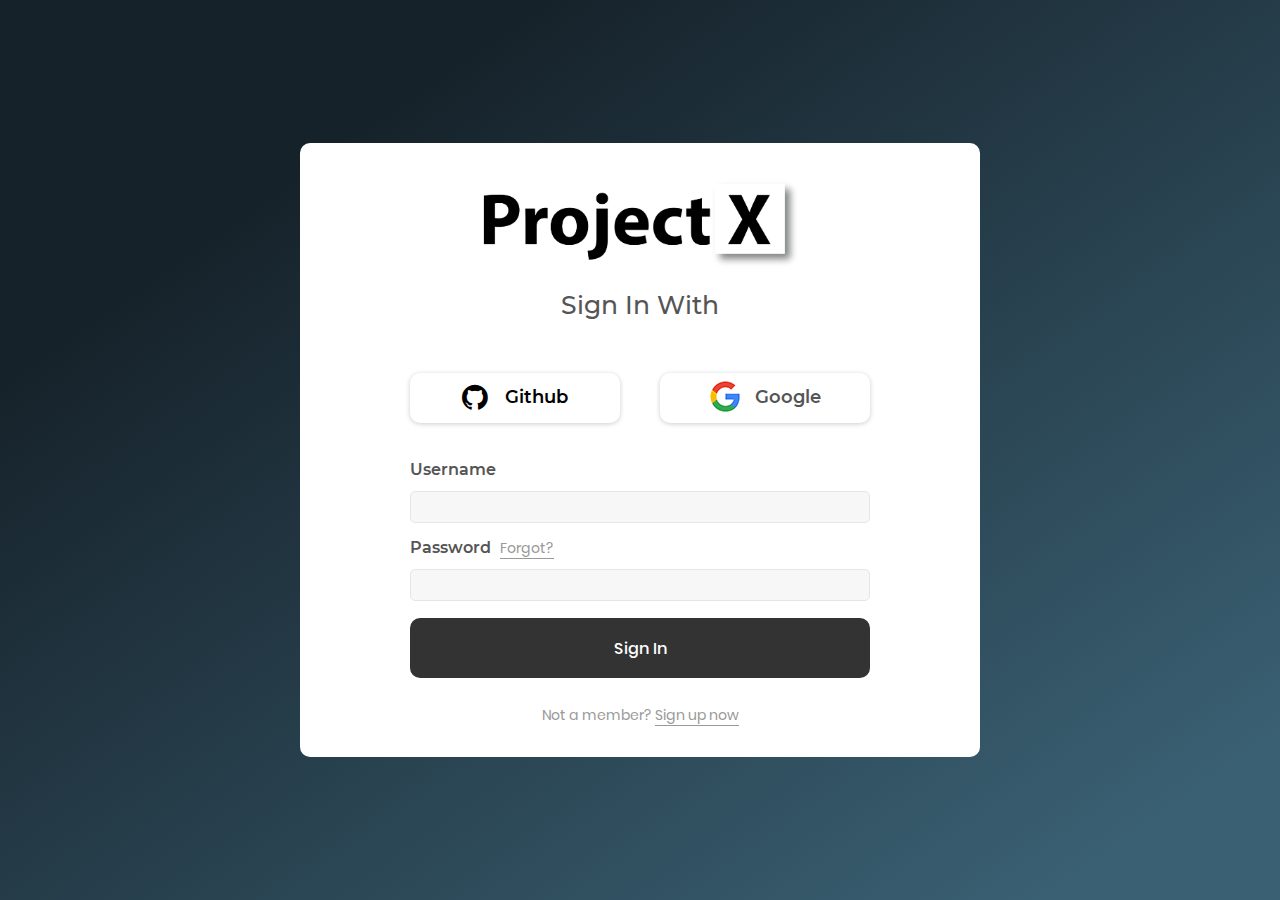
<file: signin.html>
<!DOCTYPE html>
<html lang="en">
<head>
	<title>Sign in | ProjectX</title>
	<meta charset="UTF-8">
	<meta name="viewport" content="width=device-width, initial-scale=1">
	<link rel="icon" type="image/png" href="images/icons/favicon.ico"/>
	<link rel="stylesheet" type="text/css" href="vendor/bootstrap/css/bootstrap.min.css">
	<link rel="stylesheet" type="text/css" href="fonts/font-awesome-4.7.0/css/font-awesome.min.css">
	<link rel="stylesheet" type="text/css" href="fonts/Linearicons-Free-v1.0.0/icon-font.min.css">
	<link rel="stylesheet" type="text/css" href="vendor/animate/animate.css">
	<link rel="stylesheet" type="text/css" href="vendor/css-hamburgers/hamburgers.min.css">
	<link rel="stylesheet" type="text/css" href="vendor/animsition/css/animsition.min.css">
	<link rel="stylesheet" type="text/css" href="vendor/select2/select2.min.css">
	<link rel="stylesheet" type="text/css" href="vendor/daterangepicker/daterangepicker.css">
	<link rel="stylesheet" type="text/css" href="css/util.css">
	<link rel="stylesheet" type="text/css" href="css/styles.css">
	<link rel="stylesheet" type="text/css" href="css/main.css">

</head>
<body>

	<div class="limiter">
		<div class="container-login100">
      <div class="wrap-login100 p-l-110 p-r-110 p-t-25 p-b-30">
        <div class="header-logo">
          <a href="index.html"><img src="images/logo23.png" width="70%" alt=""></a>
        </div>
				<form class="login100-form validate-form flex-sb flex-w">
					<span class="login100-form-title p-b-53">
						Sign In With
					</span>

					<a href="#" class="btn-face m-b-20">
						<i class="fa fa-github"></i>
						Github
					</a>

					<a href="#" class="btn-google m-b-20">
						<img src="images/icons/icon-google.png" alt="GOOGLE">
						Google
					</a>

					<div class="p-t-15 p-b-9">
						<span class="txt1">
							Username
						</span>
					</div>
					<div class="wrap-input100 validate-input" data-validate = "Username is required">
						<input class="input100" type="text" name="username" >
						<span class="focus-input100"></span>
					</div>

					<div class="p-t-13 p-b-9">
						<span class="txt1">
							Password
						</span>

						<a href="#" class="txt2 bo1 m-l-5">
							Forgot?
						</a>
					</div>
					<div class="wrap-input100 validate-input" data-validate = "Password is required">
						<input class="input100" type="password" name="pass" >
						<span class="focus-input100"></span>
					</div>

					<div class="container-login100-form-btn m-t-17">
						<button class="login100-form-btn">
							Sign In
						</button>
					</div>

					<div class="w-full text-center p-t-25">
						<span class="txt2">
							Not a member?
						</span>

						<a href="signup.html" class="txt2 bo1">
							Sign up now
						</a>
					</div>
				</form>
			</div>
		</div>
	</div>


	<div id="dropDownSelect1"></div>

	<script src="vendor/jquery/jquery-3.2.1.min.js"></script>
	<script src="vendor/animsition/js/animsition.min.js"></script>
	<script src="vendor/bootstrap/js/popper.js"></script>
	<script src="vendor/bootstrap/js/bootstrap.min.js"></script>
	<script src="vendor/select2/select2.min.js"></script>
	<script src="vendor/daterangepicker/moment.min.js"></script>
	<script src="vendor/daterangepicker/daterangepicker.js"></script>
	<script src="vendor/countdowntime/countdowntime.js"></script>
	<script src="js/main.js"></script>

</body>
</html>
</file>
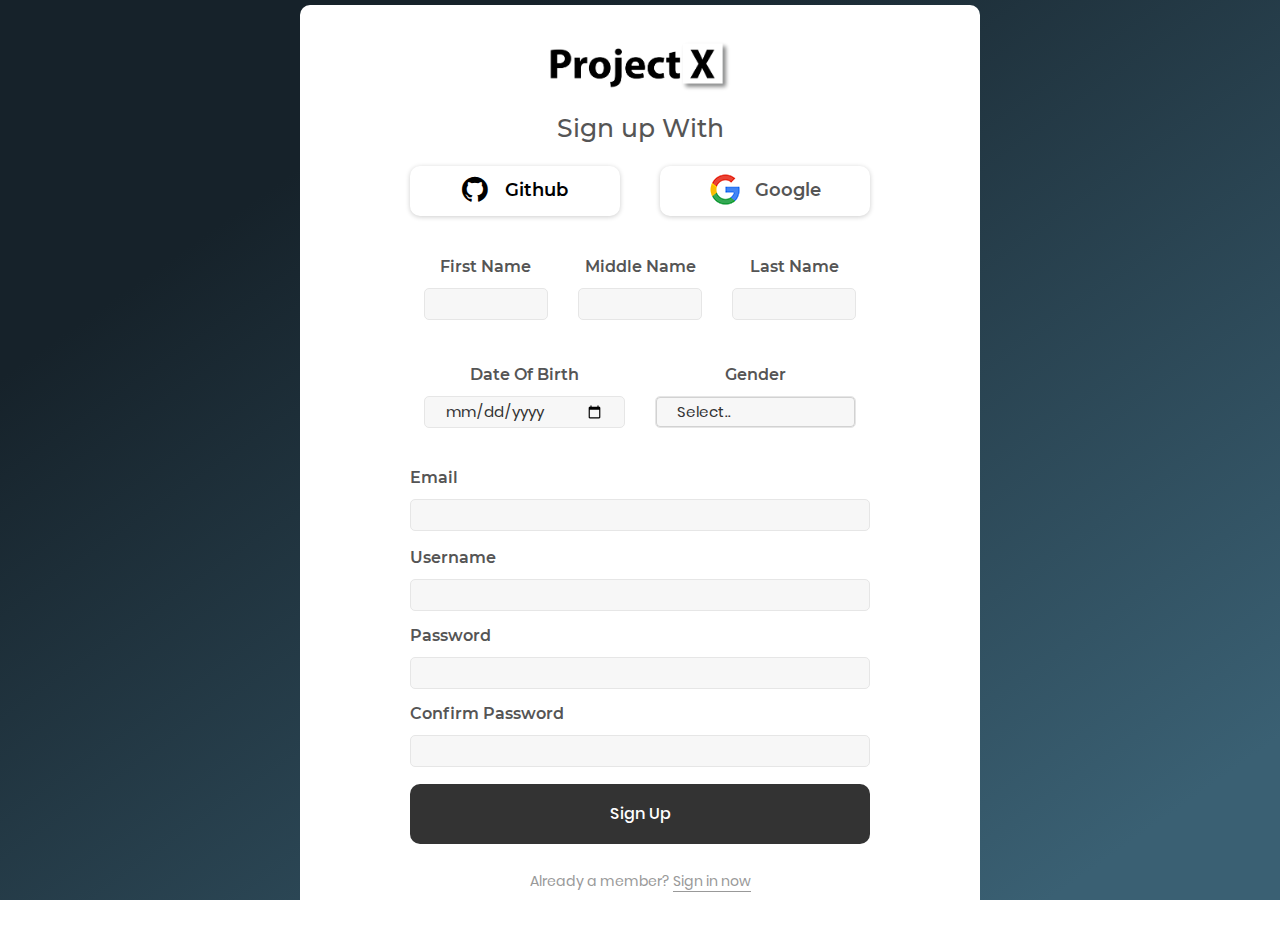
<file: signup.html>
<!DOCTYPE html>
<html lang="en">

<head>
  <title>Sign Up | ProjectX</title>
  <meta charset="UTF-8">
  <meta name="viewport" content="width=device-width, initial-scale=1">
  <link rel="icon" type="image/png" href="images/icons/favicon.ico" />
  <link rel="stylesheet" type="text/css" href="vendor/bootstrap/css/bootstrap.min.css">
  <link rel="stylesheet" type="text/css" href="fonts/font-awesome-4.7.0/css/font-awesome.min.css">
  <link rel="stylesheet" type="text/css" href="fonts/Linearicons-Free-v1.0.0/icon-font.min.css">
  <link rel="stylesheet" type="text/css" href="vendor/animate/animate.css">
  <link rel="stylesheet" type="text/css" href="vendor/css-hamburgers/hamburgers.min.css">
  <link rel="stylesheet" type="text/css" href="vendor/animsition/css/animsition.min.css">
  <link rel="stylesheet" type="text/css" href="vendor/select2/select2.min.css">
  <link rel="stylesheet" type="text/css" href="vendor/daterangepicker/daterangepicker.css">
  <link rel="stylesheet" type="text/css" href="css/util.css">
  <link rel="stylesheet" type="text/css" href="css/styles.css">
  <link rel="stylesheet" type="text/css" href="css/main.css">

</head>

<body>

  <div class="limiter">
    <div class="container-login100">
      <div class="wrap-login100 p-l-110 p-r-110 p-t-25 p-b-30">
        <div class="header-logo">
          <a href="index.html"><img src="images/logo23.png" width="40%" alt=""></a>
        </div>
        <form class="login100-form validate-form flex-sb flex-w">
          <span class="login100-form-title p-b-23">
            Sign up With
          </span>

          <a href="#" class="btn-face m-b-20">
            <i class="fa fa-github"></i>
            Github
          </a>

          <a href="#" class="btn-google m-b-20">
            <img src="images/icons/icon-google.png" alt="GOOGLE">
            Google
          </a>

          <div class="container-fluid">
            <div class="row">
              <div class="col-sm">
                <div class="p-t-15 p-b-9">
                  <span class="txt1">
                    First Name
                  </span>
                </div>
                <div class="wrap-input100 validate-input" data-validate="First Name is required">
                  <input class="input100" type="text" name="first_name">
                  <span class="focus-input100"></span>
                </div>
              </div>

              <div class="col-sm">
                <div class="p-t-15 p-b-9">
                  <span class="txt1">
                    Middle Name
                  </span>
                </div>
                <div class="wrap-input100">
                  <input class="input100" type="text" name="middle_name">
                  <span class="focus-input100"></span>
                </div>
              </div>

              <div class="col-sm">
                <div class="p-t-15 p-b-9">
                  <span class="txt1">
                    Last Name
                  </span>
                </div>
                <div class="wrap-input100 validate-input" data-validate="Last Name is required">
                  <input class="input100" type="text" name="last_name">
                  <span class="focus-input100"></span>
                </div>
              </div>
            </div>
          </div>

          <div class="container-fluid">
            <div class="row">
              <div class="col-sm">
                <div class="p-t-15 p-b-9">
                  <span class="txt1">
                    Date Of Birth
                  </span>
                </div>
                <div class="wrap-input100 validate-input" data-validate="DOB is required">
                  <input class="input100" type="date" name="date_of_birth">
                  <span class="focus-input100"></span>
                </div>
              </div>

              <div class="col-sm">
                <div class="p-t-15 p-b-9">
                  <span class="txt1">
                    Gender
                  </span>
                </div>
                <div class="wrap-input100 validate-input" data-validate="Gender is required">
                  <select class="custom-select input100" required>
                    <option selected>Select..</option>
                    <option value="1">Male</option>
                    <option value="2">Female</option>
                    <option value="3">Other</option>
                  </select>
                  <span class="focus-input100"></span>
                </div>
              </div>
            </div>
          </div>


          <div class="p-t-15 p-b-9">
            <span class="txt1">
              Email
            </span>
          </div>
          <div class="wrap-input100 validate-input" data-validate="Email is required">
            <input class="input100" type="email" name="email">
            <span class="focus-input100"></span>
          </div>

          <div class="p-t-15 p-b-9">
            <span class="txt1">
              Username
            </span>
          </div>
          <div class="wrap-input100 validate-input" data-validate="Username is required">
            <input class="input100" type="text" name="username">
            <span class="focus-input100"></span>
          </div>

          <div class="p-t-13 p-b-9">
            <span class="txt1">
              Password
            </span>
          </div>
          <div class="wrap-input100 validate-input" data-validate="Password is required">
            <input class="input100" type="password" name="pass">
            <span class="focus-input100"></span>
          </div>


          <div class="p-t-13 p-b-9">
            <span class="txt1">
              Confirm Password
            </span>
          </div>
          <div class="wrap-input100 validate-input" data-validate="Password is required">
            <input class="input100" type="password" name="confirm_pass">
            <span class="focus-input100"></span>
          </div>


          <div class="container-login100-form-btn m-t-17">
            <button class="login100-form-btn">
              Sign Up
            </button>
          </div>

          <div class="w-full text-center p-t-25">
            <span class="txt2">
              Already a member?
            </span>

            <a href="signin.html" class="txt2 bo1">
              Sign in now
            </a>
          </div>
        </form>
      </div>
    </div>
  </div>


  <div id="dropDownSelect1"></div>

  <script src="vendor/jquery/jquery-3.2.1.min.js"></script>
  <script src="vendor/animsition/js/animsition.min.js"></script>
  <script src="vendor/bootstrap/js/popper.js"></script>
  <script src="vendor/bootstrap/js/bootstrap.min.js"></script>
  <script src="vendor/select2/select2.min.js"></script>
  <script src="vendor/daterangepicker/moment.min.js"></script>
  <script src="vendor/daterangepicker/daterangepicker.js"></script>
  <script src="vendor/countdowntime/countdowntime.js"></script>
  <script src="js/main.js"></script>

</body>

</html>
</file>
<file: vendor/daterangepicker/daterangepicker.css>
.daterangepicker {
  position: absolute;
  color: inherit;
  background-color: #fff;
  border-radius: 4px;
  width: 278px;
  padding: 4px;
  margin-top: 1px;
  top: 100px;
  left: 20px;
  /* Calendars */ }
  .daterangepicker:before, .daterangepicker:after {
    position: absolute;
    display: inline-block;
    border-bottom-color: rgba(0, 0, 0, 0.2);
    content: ''; }
  .daterangepicker:before {
    top: -7px;
    border-right: 7px solid transparent;
    border-left: 7px solid transparent;
    border-bottom: 7px solid #ccc; }
  .daterangepicker:after {
    top: -6px;
    border-right: 6px solid transparent;
    border-bottom: 6px solid #fff;
    border-left: 6px solid transparent; }
  .daterangepicker.opensleft:before {
    right: 9px; }
  .daterangepicker.opensleft:after {
    right: 10px; }
  .daterangepicker.openscenter:before {
    left: 0;
    right: 0;
    width: 0;
    margin-left: auto;
    margin-right: auto; }
  .daterangepicker.openscenter:after {
    left: 0;
    right: 0;
    width: 0;
    margin-left: auto;
    margin-right: auto; }
  .daterangepicker.opensright:before {
    left: 9px; }
  .daterangepicker.opensright:after {
    left: 10px; }
  .daterangepicker.dropup {
    margin-top: -5px; }
    .daterangepicker.dropup:before {
      top: initial;
      bottom: -7px;
      border-bottom: initial;
      border-top: 7px solid #ccc; }
    .daterangepicker.dropup:after {
      top: initial;
      bottom: -6px;
      border-bottom: initial;
      border-top: 6px solid #fff; }
  .daterangepicker.dropdown-menu {
    max-width: none;
    z-index: 3001; }
  .daterangepicker.single .ranges, .daterangepicker.single .calendar {
    float: none; }
  .daterangepicker.show-calendar .calendar {
    display: block; }
  .daterangepicker .calendar {
    display: none;
    max-width: 270px;
    margin: 4px; }
    .daterangepicker .calendar.single .calendar-table {
      border: none; }
    .daterangepicker .calendar th, .daterangepicker .calendar td {
      white-space: nowrap;
      text-align: center;
      min-width: 32px; }
  .daterangepicker .calendar-table {
    border: 1px solid #fff;
    padding: 4px;
    border-radius: 4px;
    background-color: #fff; }
  .daterangepicker table {
    width: 100%;
    margin: 0; }
  .daterangepicker td, .daterangepicker th {
    text-align: center;
    width: 20px;
    height: 20px;
    border-radius: 4px;
    border: 1px solid transparent;
    white-space: nowrap;
    cursor: pointer; }
    .daterangepicker td.available:hover, .daterangepicker th.available:hover {
      background-color: #eee;
      border-color: transparent;
      color: inherit; }
    .daterangepicker td.week, .daterangepicker th.week {
      font-size: 80%;
      color: #ccc; }
  .daterangepicker td.off, .daterangepicker td.off.in-range, .daterangepicker td.off.start-date, .daterangepicker td.off.end-date {
    background-color: #fff;
    border-color: transparent;
    color: #999; }
  .daterangepicker td.in-range {
    background-color: #ebf4f8;
    border-color: transparent;
    color: #000;
    border-radius: 0; }
  .daterangepicker td.start-date {
    border-radius: 4px 0 0 4px; }
  .daterangepicker td.end-date {
    border-radius: 0 4px 4px 0; }
  .daterangepicker td.start-date.end-date {
    border-radius: 4px; }
  .daterangepicker td.active, .daterangepicker td.active:hover {
    background-color: #357ebd;
    border-color: transparent;
    color: #fff; }
  .daterangepicker th.month {
    width: auto; }
  .daterangepicker td.disabled, .daterangepicker option.disabled {
    color: #999;
    cursor: not-allowed;
    text-decoration: line-through; }
  .daterangepicker select.monthselect, .daterangepicker select.yearselect {
    font-size: 12px;
    padding: 1px;
    height: auto;
    margin: 0;
    cursor: default; }
  .daterangepicker select.monthselect {
    margin-right: 2%;
    width: 56%; }
  .daterangepicker select.yearselect {
    width: 40%; }
  .daterangepicker select.hourselect, .daterangepicker select.minuteselect, .daterangepicker select.secondselect, .daterangepicker select.ampmselect {
    width: 50px;
    margin-bottom: 0; }
  .daterangepicker .input-mini {
    border: 1px solid #ccc;
    border-radius: 4px;
    color: #555;
    height: 30px;
    line-height: 30px;
    display: block;
    vertical-align: middle;
    margin: 0 0 5px 0;
    padding: 0 6px 0 28px;
    width: 100%; }
    .daterangepicker .input-mini.active {
      border: 1px solid #08c;
      border-radius: 4px; }
  .daterangepicker .daterangepicker_input {
    position: relative; }
    .daterangepicker .daterangepicker_input i {
      position: absolute;
      left: 8px;
      top: 8px; }
  .daterangepicker.rtl .input-mini {
    padding-right: 28px;
    padding-left: 6px; }
  .daterangepicker.rtl .daterangepicker_input i {
    left: auto;
    right: 8px; }
  .daterangepicker .calendar-time {
    text-align: center;
    margin: 5px auto;
    line-height: 30px;
    position: relative;
    padding-left: 28px; }
    .daterangepicker .calendar-time select.disabled {
      color: #ccc;
      cursor: not-allowed; }

.ranges {
  font-size: 11px;
  float: none;
  margin: 4px;
  text-align: left; }
  .ranges ul {
    list-style: none;
    margin: 0 auto;
    padding: 0;
    width: 100%; }
  .ranges li {
    font-size: 13px;
    background-color: #f5f5f5;
    border: 1px solid #f5f5f5;
    border-radius: 4px;
    color: #08c;
    padding: 3px 12px;
    margin-bottom: 8px;
    cursor: pointer; }
    .ranges li:hover {
      background-color: #08c;
      border: 1px solid #08c;
      color: #fff; }
    .ranges li.active {
      background-color: #08c;
      border: 1px solid #08c;
      color: #fff; }

/*  Larger Screen Styling */
@media (min-width: 564px) {
  .daterangepicker {
    width: auto; }
    .daterangepicker .ranges ul {
      width: 160px; }
    .daterangepicker.single .ranges ul {
      width: 100%; }
    .daterangepicker.single .calendar.left {
      clear: none; }
    .daterangepicker.single.ltr .ranges, .daterangepicker.single.ltr .calendar {
      float: left; }
    .daterangepicker.single.rtl .ranges, .daterangepicker.single.rtl .calendar {
      float: right; }
    .daterangepicker.ltr {
      direction: ltr;
      text-align: left; }
      .daterangepicker.ltr .calendar.left {
        clear: left;
        margin-right: 0; }
        .daterangepicker.ltr .calendar.left .calendar-table {
          border-right: none;
          border-top-right-radius: 0;
          border-bottom-right-radius: 0; }
      .daterangepicker.ltr .calendar.right {
        margin-left: 0; }
        .daterangepicker.ltr .calendar.right .calendar-table {
          border-left: none;
          border-top-left-radius: 0;
          border-bottom-left-radius: 0; }
      .daterangepicker.ltr .left .daterangepicker_input {
        padding-right: 12px; }
      .daterangepicker.ltr .calendar.left .calendar-table {
        padding-right: 12px; }
      .daterangepicker.ltr .ranges, .daterangepicker.ltr .calendar {
        float: left; }
    .daterangepicker.rtl {
      direction: rtl;
      text-align: right; }
      .daterangepicker.rtl .calendar.left {
        clear: right;
        margin-left: 0; }
        .daterangepicker.rtl .calendar.left .calendar-table {
          border-left: none;
          border-top-left-radius: 0;
          border-bottom-left-radius: 0; }
      .daterangepicker.rtl .calendar.right {
        margin-right: 0; }
        .daterangepicker.rtl .calendar.right .calendar-table {
          border-right: none;
          border-top-right-radius: 0;
          border-bottom-right-radius: 0; }
      .daterangepicker.rtl .left .daterangepicker_input {
        padding-left: 12px; }
      .daterangepicker.rtl .calendar.left .calendar-table {
        padding-left: 12px; }
      .daterangepicker.rtl .ranges, .daterangepicker.rtl .calendar {
        text-align: right;
        float: right; } }
@media (min-width: 730px) {
  .daterangepicker .ranges {
    width: auto; }
  .daterangepicker.ltr .ranges {
    float: left; }
  .daterangepicker.rtl .ranges {
    float: right; }
  .daterangepicker .calendar.left {
    clear: none !important; } }
</file>
<file: css/util.css>
/*[ FONT SIZE ]
///////////////////////////////////////////////////////////
*/
.fs-1 {font-size: 1px;}
.fs-2 {font-size: 2px;}
.fs-3 {font-size: 3px;}
.fs-4 {font-size: 4px;}
.fs-5 {font-size: 5px;}
.fs-6 {font-size: 6px;}
.fs-7 {font-size: 7px;}
.fs-8 {font-size: 8px;}
.fs-9 {font-size: 9px;}
.fs-10 {font-size: 10px;}
.fs-11 {font-size: 11px;}
.fs-12 {font-size: 12px;}
.fs-13 {font-size: 13px;}
.fs-14 {font-size: 14px;}
.fs-15 {font-size: 15px;}
.fs-16 {font-size: 16px;}
.fs-17 {font-size: 17px;}
.fs-18 {font-size: 18px;}
.fs-19 {font-size: 19px;}
.fs-20 {font-size: 20px;}
.fs-21 {font-size: 21px;}
.fs-22 {font-size: 22px;}
.fs-23 {font-size: 23px;}
.fs-24 {font-size: 24px;}
.fs-25 {font-size: 25px;}
.fs-26 {font-size: 26px;}
.fs-27 {font-size: 27px;}
.fs-28 {font-size: 28px;}
.fs-29 {font-size: 29px;}
.fs-30 {font-size: 30px;}
.fs-31 {font-size: 31px;}
.fs-32 {font-size: 32px;}
.fs-33 {font-size: 33px;}
.fs-34 {font-size: 34px;}
.fs-35 {font-size: 35px;}
.fs-36 {font-size: 36px;}
.fs-37 {font-size: 37px;}
.fs-38 {font-size: 38px;}
.fs-39 {font-size: 39px;}
.fs-40 {font-size: 40px;}
.fs-41 {font-size: 41px;}
.fs-42 {font-size: 42px;}
.fs-43 {font-size: 43px;}
.fs-44 {font-size: 44px;}
.fs-45 {font-size: 45px;}
.fs-46 {font-size: 46px;}
.fs-47 {font-size: 47px;}
.fs-48 {font-size: 48px;}
.fs-49 {font-size: 49px;}
.fs-50 {font-size: 50px;}
.fs-51 {font-size: 51px;}
.fs-52 {font-size: 52px;}
.fs-53 {font-size: 53px;}
.fs-54 {font-size: 54px;}
.fs-55 {font-size: 55px;}
.fs-56 {font-size: 56px;}
.fs-57 {font-size: 57px;}
.fs-58 {font-size: 58px;}
.fs-59 {font-size: 59px;}
.fs-60 {font-size: 60px;}
.fs-61 {font-size: 61px;}
.fs-62 {font-size: 62px;}
.fs-63 {font-size: 63px;}
.fs-64 {font-size: 64px;}
.fs-65 {font-size: 65px;}
.fs-66 {font-size: 66px;}
.fs-67 {font-size: 67px;}
.fs-68 {font-size: 68px;}
.fs-69 {font-size: 69px;}
.fs-70 {font-size: 70px;}
.fs-71 {font-size: 71px;}
.fs-72 {font-size: 72px;}
.fs-73 {font-size: 73px;}
.fs-74 {font-size: 74px;}
.fs-75 {font-size: 75px;}
.fs-76 {font-size: 76px;}
.fs-77 {font-size: 77px;}
.fs-78 {font-size: 78px;}
.fs-79 {font-size: 79px;}
.fs-80 {font-size: 80px;}
.fs-81 {font-size: 81px;}
.fs-82 {font-size: 82px;}
.fs-83 {font-size: 83px;}
.fs-84 {font-size: 84px;}
.fs-85 {font-size: 85px;}
.fs-86 {font-size: 86px;}
.fs-87 {font-size: 87px;}
.fs-88 {font-size: 88px;}
.fs-89 {font-size: 89px;}
.fs-90 {font-size: 90px;}
.fs-91 {font-size: 91px;}
.fs-92 {font-size: 92px;}
.fs-93 {font-size: 93px;}
.fs-94 {font-size: 94px;}
.fs-95 {font-size: 95px;}
.fs-96 {font-size: 96px;}
.fs-97 {font-size: 97px;}
.fs-98 {font-size: 98px;}
.fs-99 {font-size: 99px;}
.fs-100 {font-size: 100px;}
.fs-101 {font-size: 101px;}
.fs-102 {font-size: 102px;}
.fs-103 {font-size: 103px;}
.fs-104 {font-size: 104px;}
.fs-105 {font-size: 105px;}
.fs-106 {font-size: 106px;}
.fs-107 {font-size: 107px;}
.fs-108 {font-size: 108px;}
.fs-109 {font-size: 109px;}
.fs-110 {font-size: 110px;}
.fs-111 {font-size: 111px;}
.fs-112 {font-size: 112px;}
.fs-113 {font-size: 113px;}
.fs-114 {font-size: 114px;}
.fs-115 {font-size: 115px;}
.fs-116 {font-size: 116px;}
.fs-117 {font-size: 117px;}
.fs-118 {font-size: 118px;}
.fs-119 {font-size: 119px;}
.fs-120 {font-size: 120px;}
.fs-121 {font-size: 121px;}
.fs-122 {font-size: 122px;}
.fs-123 {font-size: 123px;}
.fs-124 {font-size: 124px;}
.fs-125 {font-size: 125px;}
.fs-126 {font-size: 126px;}
.fs-127 {font-size: 127px;}
.fs-128 {font-size: 128px;}
.fs-129 {font-size: 129px;}
.fs-130 {font-size: 130px;}
.fs-131 {font-size: 131px;}
.fs-132 {font-size: 132px;}
.fs-133 {font-size: 133px;}
.fs-134 {font-size: 134px;}
.fs-135 {font-size: 135px;}
.fs-136 {font-size: 136px;}
.fs-137 {font-size: 137px;}
.fs-138 {font-size: 138px;}
.fs-139 {font-size: 139px;}
.fs-140 {font-size: 140px;}
.fs-141 {font-size: 141px;}
.fs-142 {font-size: 142px;}
.fs-143 {font-size: 143px;}
.fs-144 {font-size: 144px;}
.fs-145 {font-size: 145px;}
.fs-146 {font-size: 146px;}
.fs-147 {font-size: 147px;}
.fs-148 {font-size: 148px;}
.fs-149 {font-size: 149px;}
.fs-150 {font-size: 150px;}
.fs-151 {font-size: 151px;}
.fs-152 {font-size: 152px;}
.fs-153 {font-size: 153px;}
.fs-154 {font-size: 154px;}
.fs-155 {font-size: 155px;}
.fs-156 {font-size: 156px;}
.fs-157 {font-size: 157px;}
.fs-158 {font-size: 158px;}
.fs-159 {font-size: 159px;}
.fs-160 {font-size: 160px;}
.fs-161 {font-size: 161px;}
.fs-162 {font-size: 162px;}
.fs-163 {font-size: 163px;}
.fs-164 {font-size: 164px;}
.fs-165 {font-size: 165px;}
.fs-166 {font-size: 166px;}
.fs-167 {font-size: 167px;}
.fs-168 {font-size: 168px;}
.fs-169 {font-size: 169px;}
.fs-170 {font-size: 170px;}
.fs-171 {font-size: 171px;}
.fs-172 {font-size: 172px;}
.fs-173 {font-size: 173px;}
.fs-174 {font-size: 174px;}
.fs-175 {font-size: 175px;}
.fs-176 {font-size: 176px;}
.fs-177 {font-size: 177px;}
.fs-178 {font-size: 178px;}
.fs-179 {font-size: 179px;}
.fs-180 {font-size: 180px;}
.fs-181 {font-size: 181px;}
.fs-182 {font-size: 182px;}
.fs-183 {font-size: 183px;}
.fs-184 {font-size: 184px;}
.fs-185 {font-size: 185px;}
.fs-186 {font-size: 186px;}
.fs-187 {font-size: 187px;}
.fs-188 {font-size: 188px;}
.fs-189 {font-size: 189px;}
.fs-190 {font-size: 190px;}
.fs-191 {font-size: 191px;}
.fs-192 {font-size: 192px;}
.fs-193 {font-size: 193px;}
.fs-194 {font-size: 194px;}
.fs-195 {font-size: 195px;}
.fs-196 {font-size: 196px;}
.fs-197 {font-size: 197px;}
.fs-198 {font-size: 198px;}
.fs-199 {font-size: 199px;}
.fs-200 {font-size: 200px;}

/*[ PADDING ]
///////////////////////////////////////////////////////////
*/
.p-t-0 {padding-top: 0px;}
.p-t-1 {padding-top: 1px;}
.p-t-2 {padding-top: 2px;}
.p-t-3 {padding-top: 3px;}
.p-t-4 {padding-top: 4px;}
.p-t-5 {padding-top: 5px;}
.p-t-6 {padding-top: 6px;}
.p-t-7 {padding-top: 7px;}
.p-t-8 {padding-top: 8px;}
.p-t-9 {padding-top: 9px;}
.p-t-10 {padding-top: 10px;}
.p-t-11 {padding-top: 11px;}
.p-t-12 {padding-top: 12px;}
.p-t-13 {padding-top: 13px;}
.p-t-14 {padding-top: 14px;}
.p-t-15 {padding-top: 15px;}
.p-t-16 {padding-top: 16px;}
.p-t-17 {padding-top: 17px;}
.p-t-18 {padding-top: 18px;}
.p-t-19 {padding-top: 19px;}
.p-t-20 {padding-top: 20px;}
.p-t-21 {padding-top: 21px;}
.p-t-22 {padding-top: 22px;}
.p-t-23 {padding-top: 23px;}
.p-t-24 {padding-top: 24px;}
.p-t-25 {padding-top: 25px;}
.p-t-26 {padding-top: 26px;}
.p-t-27 {padding-top: 27px;}
.p-t-28 {padding-top: 28px;}
.p-t-29 {padding-top: 29px;}
.p-t-30 {padding-top: 30px;}
.p-t-31 {padding-top: 31px;}
.p-t-32 {padding-top: 32px;}
.p-t-33 {padding-top: 33px;}
.p-t-34 {padding-top: 34px;}
.p-t-35 {padding-top: 35px;}
.p-t-36 {padding-top: 36px;}
.p-t-37 {padding-top: 37px;}
.p-t-38 {padding-top: 38px;}
.p-t-39 {padding-top: 39px;}
.p-t-40 {padding-top: 40px;}
.p-t-41 {padding-top: 41px;}
.p-t-42 {padding-top: 42px;}
.p-t-43 {padding-top: 43px;}
.p-t-44 {padding-top: 44px;}
.p-t-45 {padding-top: 45px;}
.p-t-46 {padding-top: 46px;}
.p-t-47 {padding-top: 47px;}
.p-t-48 {padding-top: 48px;}
.p-t-49 {padding-top: 49px;}
.p-t-50 {padding-top: 50px;}
.p-t-51 {padding-top: 51px;}
.p-t-52 {padding-top: 52px;}
.p-t-53 {padding-top: 53px;}
.p-t-54 {padding-top: 54px;}
.p-t-55 {padding-top: 55px;}
.p-t-56 {padding-top: 56px;}
.p-t-57 {padding-top: 57px;}
.p-t-58 {padding-top: 58px;}
.p-t-59 {padding-top: 59px;}
.p-t-60 {padding-top: 60px;}
.p-t-61 {padding-top: 61px;}
.p-t-62 {padding-top: 62px;}
.p-t-63 {padding-top: 63px;}
.p-t-64 {padding-top: 64px;}
.p-t-65 {padding-top: 65px;}
.p-t-66 {padding-top: 66px;}
.p-t-67 {padding-top: 67px;}
.p-t-68 {padding-top: 68px;}
.p-t-69 {padding-top: 69px;}
.p-t-70 {padding-top: 70px;}
.p-t-71 {padding-top: 71px;}
.p-t-72 {padding-top: 72px;}
.p-t-73 {padding-top: 73px;}
.p-t-74 {padding-top: 74px;}
.p-t-75 {padding-top: 75px;}
.p-t-76 {padding-top: 76px;}
.p-t-77 {padding-top: 77px;}
.p-t-78 {padding-top: 78px;}
.p-t-79 {padding-top: 79px;}
.p-t-80 {padding-top: 80px;}
.p-t-81 {padding-top: 81px;}
.p-t-82 {padding-top: 82px;}
.p-t-83 {padding-top: 83px;}
.p-t-84 {padding-top: 84px;}
.p-t-85 {padding-top: 85px;}
.p-t-86 {padding-top: 86px;}
.p-t-87 {padding-top: 87px;}
.p-t-88 {padding-top: 88px;}
.p-t-89 {padding-top: 89px;}
.p-t-90 {padding-top: 90px;}
.p-t-91 {padding-top: 91px;}
.p-t-92 {padding-top: 92px;}
.p-t-93 {padding-top: 93px;}
.p-t-94 {padding-top: 94px;}
.p-t-95 {padding-top: 95px;}
.p-t-96 {padding-top: 96px;}
.p-t-97 {padding-top: 97px;}
.p-t-98 {padding-top: 98px;}
.p-t-99 {padding-top: 99px;}
.p-t-100 {padding-top: 100px;}
.p-t-101 {padding-top: 101px;}
.p-t-102 {padding-top: 102px;}
.p-t-103 {padding-top: 103px;}
.p-t-104 {padding-top: 104px;}
.p-t-105 {padding-top: 105px;}
.p-t-106 {padding-top: 106px;}
.p-t-107 {padding-top: 107px;}
.p-t-108 {padding-top: 108px;}
.p-t-109 {padding-top: 109px;}
.p-t-110 {padding-top: 110px;}
.p-t-111 {padding-top: 111px;}
.p-t-112 {padding-top: 112px;}
.p-t-113 {padding-top: 113px;}
.p-t-114 {padding-top: 114px;}
.p-t-115 {padding-top: 115px;}
.p-t-116 {padding-top: 116px;}
.p-t-117 {padding-top: 117px;}
.p-t-118 {padding-top: 118px;}
.p-t-119 {padding-top: 119px;}
.p-t-120 {padding-top: 120px;}
.p-t-121 {padding-top: 121px;}
.p-t-122 {padding-top: 122px;}
.p-t-123 {padding-top: 123px;}
.p-t-124 {padding-top: 124px;}
.p-t-125 {padding-top: 125px;}
.p-t-126 {padding-top: 126px;}
.p-t-127 {padding-top: 127px;}
.p-t-128 {padding-top: 128px;}
.p-t-129 {padding-top: 129px;}
.p-t-130 {padding-top: 130px;}
.p-t-131 {padding-top: 131px;}
.p-t-132 {padding-top: 132px;}
.p-t-133 {padding-top: 133px;}
.p-t-134 {padding-top: 134px;}
.p-t-135 {padding-top: 135px;}
.p-t-136 {padding-top: 136px;}
.p-t-137 {padding-top: 137px;}
.p-t-138 {padding-top: 138px;}
.p-t-139 {padding-top: 139px;}
.p-t-140 {padding-top: 140px;}
.p-t-141 {padding-top: 141px;}
.p-t-142 {padding-top: 142px;}
.p-t-143 {padding-top: 143px;}
.p-t-144 {padding-top: 144px;}
.p-t-145 {padding-top: 145px;}
.p-t-146 {padding-top: 146px;}
.p-t-147 {padding-top: 147px;}
.p-t-148 {padding-top: 148px;}
.p-t-149 {padding-top: 149px;}
.p-t-150 {padding-top: 150px;}
.p-t-151 {padding-top: 151px;}
.p-t-152 {padding-top: 152px;}
.p-t-153 {padding-top: 153px;}
.p-t-154 {padding-top: 154px;}
.p-t-155 {padding-top: 155px;}
.p-t-156 {padding-top: 156px;}
.p-t-157 {padding-top: 157px;}
.p-t-158 {padding-top: 158px;}
.p-t-159 {padding-top: 159px;}
.p-t-160 {padding-top: 160px;}
.p-t-161 {padding-top: 161px;}
.p-t-162 {padding-top: 162px;}
.p-t-163 {padding-top: 163px;}
.p-t-164 {padding-top: 164px;}
.p-t-165 {padding-top: 165px;}
.p-t-166 {padding-top: 166px;}
.p-t-167 {padding-top: 167px;}
.p-t-168 {padding-top: 168px;}
.p-t-169 {padding-top: 169px;}
.p-t-170 {padding-top: 170px;}
.p-t-171 {padding-top: 171px;}
.p-t-172 {padding-top: 172px;}
.p-t-173 {padding-top: 173px;}
.p-t-174 {padding-top: 174px;}
.p-t-175 {padding-top: 175px;}
.p-t-176 {padding-top: 176px;}
.p-t-177 {padding-top: 177px;}
.p-t-178 {padding-top: 178px;}
.p-t-179 {padding-top: 179px;}
.p-t-180 {padding-top: 180px;}
.p-t-181 {padding-top: 181px;}
.p-t-182 {padding-top: 182px;}
.p-t-183 {padding-top: 183px;}
.p-t-184 {padding-top: 184px;}
.p-t-185 {padding-top: 185px;}
.p-t-186 {padding-top: 186px;}
.p-t-187 {padding-top: 187px;}
.p-t-188 {padding-top: 188px;}
.p-t-189 {padding-top: 189px;}
.p-t-190 {padding-top: 190px;}
.p-t-191 {padding-top: 191px;}
.p-t-192 {padding-top: 192px;}
.p-t-193 {padding-top: 193px;}
.p-t-194 {padding-top: 194px;}
.p-t-195 {padding-top: 195px;}
.p-t-196 {padding-top: 196px;}
.p-t-197 {padding-top: 197px;}
.p-t-198 {padding-top: 198px;}
.p-t-199 {padding-top: 199px;}
.p-t-200 {padding-top: 200px;}
.p-t-201 {padding-top: 201px;}
.p-t-202 {padding-top: 202px;}
.p-t-203 {padding-top: 203px;}
.p-t-204 {padding-top: 204px;}
.p-t-205 {padding-top: 205px;}
.p-t-206 {padding-top: 206px;}
.p-t-207 {padding-top: 207px;}
.p-t-208 {padding-top: 208px;}
.p-t-209 {padding-top: 209px;}
.p-t-210 {padding-top: 210px;}
.p-t-211 {padding-top: 211px;}
.p-t-212 {padding-top: 212px;}
.p-t-213 {padding-top: 213px;}
.p-t-214 {padding-top: 214px;}
.p-t-215 {padding-top: 215px;}
.p-t-216 {padding-top: 216px;}
.p-t-217 {padding-top: 217px;}
.p-t-218 {padding-top: 218px;}
.p-t-219 {padding-top: 219px;}
.p-t-220 {padding-top: 220px;}
.p-t-221 {padding-top: 221px;}
.p-t-222 {padding-top: 222px;}
.p-t-223 {padding-top: 223px;}
.p-t-224 {padding-top: 224px;}
.p-t-225 {padding-top: 225px;}
.p-t-226 {padding-top: 226px;}
.p-t-227 {padding-top: 227px;}
.p-t-228 {padding-top: 228px;}
.p-t-229 {padding-top: 229px;}
.p-t-230 {padding-top: 230px;}
.p-t-231 {padding-top: 231px;}
.p-t-232 {padding-top: 232px;}
.p-t-233 {padding-top: 233px;}
.p-t-234 {padding-top: 234px;}
.p-t-235 {padding-top: 235px;}
.p-t-236 {padding-top: 236px;}
.p-t-237 {padding-top: 237px;}
.p-t-238 {padding-top: 238px;}
.p-t-239 {padding-top: 239px;}
.p-t-240 {padding-top: 240px;}
.p-t-241 {padding-top: 241px;}
.p-t-242 {padding-top: 242px;}
.p-t-243 {padding-top: 243px;}
.p-t-244 {padding-top: 244px;}
.p-t-245 {padding-top: 245px;}
.p-t-246 {padding-top: 246px;}
.p-t-247 {padding-top: 247px;}
.p-t-248 {padding-top: 248px;}
.p-t-249 {padding-top: 249px;}
.p-t-250 {padding-top: 250px;}
.p-b-0 {padding-bottom: 0px;}
.p-b-1 {padding-bottom: 1px;}
.p-b-2 {padding-bottom: 2px;}
.p-b-3 {padding-bottom: 3px;}
.p-b-4 {padding-bottom: 4px;}
.p-b-5 {padding-bottom: 5px;}
.p-b-6 {padding-bottom: 6px;}
.p-b-7 {padding-bottom: 7px;}
.p-b-8 {padding-bottom: 8px;}
.p-b-9 {padding-bottom: 9px;}
.p-b-10 {padding-bottom: 10px;}
.p-b-11 {padding-bottom: 11px;}
.p-b-12 {padding-bottom: 12px;}
.p-b-13 {padding-bottom: 13px;}
.p-b-14 {padding-bottom: 14px;}
.p-b-15 {padding-bottom: 15px;}
.p-b-16 {padding-bottom: 16px;}
.p-b-17 {padding-bottom: 17px;}
.p-b-18 {padding-bottom: 18px;}
.p-b-19 {padding-bottom: 19px;}
.p-b-20 {padding-bottom: 20px;}
.p-b-21 {padding-bottom: 21px;}
.p-b-22 {padding-bottom: 22px;}
.p-b-23 {padding-bottom: 23px;}
.p-b-24 {padding-bottom: 24px;}
.p-b-25 {padding-bottom: 25px;}
.p-b-26 {padding-bottom: 26px;}
.p-b-27 {padding-bottom: 27px;}
.p-b-28 {padding-bottom: 28px;}
.p-b-29 {padding-bottom: 29px;}
.p-b-30 {padding-bottom: 30px;}
.p-b-31 {padding-bottom: 31px;}
.p-b-32 {padding-bottom: 32px;}
.p-b-33 {padding-bottom: 33px;}
.p-b-34 {padding-bottom: 34px;}
.p-b-35 {padding-bottom: 35px;}
.p-b-36 {padding-bottom: 36px;}
.p-b-37 {padding-bottom: 37px;}
.p-b-38 {padding-bottom: 38px;}
.p-b-39 {padding-bottom: 39px;}
.p-b-40 {padding-bottom: 40px;}
.p-b-41 {padding-bottom: 41px;}
.p-b-42 {padding-bottom: 42px;}
.p-b-43 {padding-bottom: 43px;}
.p-b-44 {padding-bottom: 44px;}
.p-b-45 {padding-bottom: 45px;}
.p-b-46 {padding-bottom: 46px;}
.p-b-47 {padding-bottom: 47px;}
.p-b-48 {padding-bottom: 48px;}
.p-b-49 {padding-bottom: 49px;}
.p-b-50 {padding-bottom: 50px;}
.p-b-51 {padding-bottom: 51px;}
.p-b-52 {padding-bottom: 52px;}
.p-b-53 {padding-bottom: 53px;}
.p-b-54 {padding-bottom: 54px;}
.p-b-55 {padding-bottom: 55px;}
.p-b-56 {padding-bottom: 56px;}
.p-b-57 {padding-bottom: 57px;}
.p-b-58 {padding-bottom: 58px;}
.p-b-59 {padding-bottom: 59px;}
.p-b-60 {padding-bottom: 60px;}
.p-b-61 {padding-bottom: 61px;}
.p-b-62 {padding-bottom: 62px;}
.p-b-63 {padding-bottom: 63px;}
.p-b-64 {padding-bottom: 64px;}
.p-b-65 {padding-bottom: 65px;}
.p-b-66 {padding-bottom: 66px;}
.p-b-67 {padding-bottom: 67px;}
.p-b-68 {padding-bottom: 68px;}
.p-b-69 {padding-bottom: 69px;}
.p-b-70 {padding-bottom: 70px;}
.p-b-71 {padding-bottom: 71px;}
.p-b-72 {padding-bottom: 72px;}
.p-b-73 {padding-bottom: 73px;}
.p-b-74 {padding-bottom: 74px;}
.p-b-75 {padding-bottom: 75px;}
.p-b-76 {padding-bottom: 76px;}
.p-b-77 {padding-bottom: 77px;}
.p-b-78 {padding-bottom: 78px;}
.p-b-79 {padding-bottom: 79px;}
.p-b-80 {padding-bottom: 80px;}
.p-b-81 {padding-bottom: 81px;}
.p-b-82 {padding-bottom: 82px;}
.p-b-83 {padding-bottom: 83px;}
.p-b-84 {padding-bottom: 84px;}
.p-b-85 {padding-bottom: 85px;}
.p-b-86 {padding-bottom: 86px;}
.p-b-87 {padding-bottom: 87px;}
.p-b-88 {padding-bottom: 88px;}
.p-b-89 {padding-bottom: 89px;}
.p-b-90 {padding-bottom: 90px;}
.p-b-91 {padding-bottom: 91px;}
.p-b-92 {padding-bottom: 92px;}
.p-b-93 {padding-bottom: 93px;}
.p-b-94 {padding-bottom: 94px;}
.p-b-95 {padding-bottom: 95px;}
.p-b-96 {padding-bottom: 96px;}
.p-b-97 {padding-bottom: 97px;}
.p-b-98 {padding-bottom: 98px;}
.p-b-99 {padding-bottom: 99px;}
.p-b-100 {padding-bottom: 100px;}
.p-b-101 {padding-bottom: 101px;}
.p-b-102 {padding-bottom: 102px;}
.p-b-103 {padding-bottom: 103px;}
.p-b-104 {padding-bottom: 104px;}
.p-b-105 {padding-bottom: 105px;}
.p-b-106 {padding-bottom: 106px;}
.p-b-107 {padding-bottom: 107px;}
.p-b-108 {padding-bottom: 108px;}
.p-b-109 {padding-bottom: 109px;}
.p-b-110 {padding-bottom: 110px;}
.p-b-111 {padding-bottom: 111px;}
.p-b-112 {padding-bottom: 112px;}
.p-b-113 {padding-bottom: 113px;}
.p-b-114 {padding-bottom: 114px;}
.p-b-115 {padding-bottom: 115px;}
.p-b-116 {padding-bottom: 116px;}
.p-b-117 {padding-bottom: 117px;}
.p-b-118 {padding-bottom: 118px;}
.p-b-119 {padding-bottom: 119px;}
.p-b-120 {padding-bottom: 120px;}
.p-b-121 {padding-bottom: 121px;}
.p-b-122 {padding-bottom: 122px;}
.p-b-123 {padding-bottom: 123px;}
.p-b-124 {padding-bottom: 124px;}
.p-b-125 {padding-bottom: 125px;}
.p-b-126 {padding-bottom: 126px;}
.p-b-127 {padding-bottom: 127px;}
.p-b-128 {padding-bottom: 128px;}
.p-b-129 {padding-bottom: 129px;}
.p-b-130 {padding-bottom: 130px;}
.p-b-131 {padding-bottom: 131px;}
.p-b-132 {padding-bottom: 132px;}
.p-b-133 {padding-bottom: 133px;}
.p-b-134 {padding-bottom: 134px;}
.p-b-135 {padding-bottom: 135px;}
.p-b-136 {padding-bottom: 136px;}
.p-b-137 {padding-bottom: 137px;}
.p-b-138 {padding-bottom: 138px;}
.p-b-139 {padding-bottom: 139px;}
.p-b-140 {padding-bottom: 140px;}
.p-b-141 {padding-bottom: 141px;}
.p-b-142 {padding-bottom: 142px;}
.p-b-143 {padding-bottom: 143px;}
.p-b-144 {padding-bottom: 144px;}
.p-b-145 {padding-bottom: 145px;}
.p-b-146 {padding-bottom: 146px;}
.p-b-147 {padding-bottom: 147px;}
.p-b-148 {padding-bottom: 148px;}
.p-b-149 {padding-bottom: 149px;}
.p-b-150 {padding-bottom: 150px;}
.p-b-151 {padding-bottom: 151px;}
.p-b-152 {padding-bottom: 152px;}
.p-b-153 {padding-bottom: 153px;}
.p-b-154 {padding-bottom: 154px;}
.p-b-155 {padding-bottom: 155px;}
.p-b-156 {padding-bottom: 156px;}
.p-b-157 {padding-bottom: 157px;}
.p-b-158 {padding-bottom: 158px;}
.p-b-159 {padding-bottom: 159px;}
.p-b-160 {padding-bottom: 160px;}
.p-b-161 {padding-bottom: 161px;}
.p-b-162 {padding-bottom: 162px;}
.p-b-163 {padding-bottom: 163px;}
.p-b-164 {padding-bottom: 164px;}
.p-b-165 {padding-bottom: 165px;}
.p-b-166 {padding-bottom: 166px;}
.p-b-167 {padding-bottom: 167px;}
.p-b-168 {padding-bottom: 168px;}
.p-b-169 {padding-bottom: 169px;}
.p-b-170 {padding-bottom: 170px;}
.p-b-171 {padding-bottom: 171px;}
.p-b-172 {padding-bottom: 172px;}
.p-b-173 {padding-bottom: 173px;}
.p-b-174 {padding-bottom: 174px;}
.p-b-175 {padding-bottom: 175px;}
.p-b-176 {padding-bottom: 176px;}
.p-b-177 {padding-bottom: 177px;}
.p-b-178 {padding-bottom: 178px;}
.p-b-179 {padding-bottom: 179px;}
.p-b-180 {padding-bottom: 180px;}
.p-b-181 {padding-bottom: 181px;}
.p-b-182 {padding-bottom: 182px;}
.p-b-183 {padding-bottom: 183px;}
.p-b-184 {padding-bottom: 184px;}
.p-b-185 {padding-bottom: 185px;}
.p-b-186 {padding-bottom: 186px;}
.p-b-187 {padding-bottom: 187px;}
.p-b-188 {padding-bottom: 188px;}
.p-b-189 {padding-bottom: 189px;}
.p-b-190 {padding-bottom: 190px;}
.p-b-191 {padding-bottom: 191px;}
.p-b-192 {padding-bottom: 192px;}
.p-b-193 {padding-bottom: 193px;}
.p-b-194 {padding-bottom: 194px;}
.p-b-195 {padding-bottom: 195px;}
.p-b-196 {padding-bottom: 196px;}
.p-b-197 {padding-bottom: 197px;}
.p-b-198 {padding-bottom: 198px;}
.p-b-199 {padding-bottom: 199px;}
.p-b-200 {padding-bottom: 200px;}
.p-b-201 {padding-bottom: 201px;}
.p-b-202 {padding-bottom: 202px;}
.p-b-203 {padding-bottom: 203px;}
.p-b-204 {padding-bottom: 204px;}
.p-b-205 {padding-bottom: 205px;}
.p-b-206 {padding-bottom: 206px;}
.p-b-207 {padding-bottom: 207px;}
.p-b-208 {padding-bottom: 208px;}
.p-b-209 {padding-bottom: 209px;}
.p-b-210 {padding-bottom: 210px;}
.p-b-211 {padding-bottom: 211px;}
.p-b-212 {padding-bottom: 212px;}
.p-b-213 {padding-bottom: 213px;}
.p-b-214 {padding-bottom: 214px;}
.p-b-215 {padding-bottom: 215px;}
.p-b-216 {padding-bottom: 216px;}
.p-b-217 {padding-bottom: 217px;}
.p-b-218 {padding-bottom: 218px;}
.p-b-219 {padding-bottom: 219px;}
.p-b-220 {padding-bottom: 220px;}
.p-b-221 {padding-bottom: 221px;}
.p-b-222 {padding-bottom: 222px;}
.p-b-223 {padding-bottom: 223px;}
.p-b-224 {padding-bottom: 224px;}
.p-b-225 {padding-bottom: 225px;}
.p-b-226 {padding-bottom: 226px;}
.p-b-227 {padding-bottom: 227px;}
.p-b-228 {padding-bottom: 228px;}
.p-b-229 {padding-bottom: 229px;}
.p-b-230 {padding-bottom: 230px;}
.p-b-231 {padding-bottom: 231px;}
.p-b-232 {padding-bottom: 232px;}
.p-b-233 {padding-bottom: 233px;}
.p-b-234 {padding-bottom: 234px;}
.p-b-235 {padding-bottom: 235px;}
.p-b-236 {padding-bottom: 236px;}
.p-b-237 {padding-bottom: 237px;}
.p-b-238 {padding-bottom: 238px;}
.p-b-239 {padding-bottom: 239px;}
.p-b-240 {padding-bottom: 240px;}
.p-b-241 {padding-bottom: 241px;}
.p-b-242 {padding-bottom: 242px;}
.p-b-243 {padding-bottom: 243px;}
.p-b-244 {padding-bottom: 244px;}
.p-b-245 {padding-bottom: 245px;}
.p-b-246 {padding-bottom: 246px;}
.p-b-247 {padding-bottom: 247px;}
.p-b-248 {padding-bottom: 248px;}
.p-b-249 {padding-bottom: 249px;}
.p-b-250 {padding-bottom: 250px;}
.p-l-0 {padding-left: 0px;}
.p-l-1 {padding-left: 1px;}
.p-l-2 {padding-left: 2px;}
.p-l-3 {padding-left: 3px;}
.p-l-4 {padding-left: 4px;}
.p-l-5 {padding-left: 5px;}
.p-l-6 {padding-left: 6px;}
.p-l-7 {padding-left: 7px;}
.p-l-8 {padding-left: 8px;}
.p-l-9 {padding-left: 9px;}
.p-l-10 {padding-left: 10px;}
.p-l-11 {padding-left: 11px;}
.p-l-12 {padding-left: 12px;}
.p-l-13 {padding-left: 13px;}
.p-l-14 {padding-left: 14px;}
.p-l-15 {padding-left: 15px;}
.p-l-16 {padding-left: 16px;}
.p-l-17 {padding-left: 17px;}
.p-l-18 {padding-left: 18px;}
.p-l-19 {padding-left: 19px;}
.p-l-20 {padding-left: 20px;}
.p-l-21 {padding-left: 21px;}
.p-l-22 {padding-left: 22px;}
.p-l-23 {padding-left: 23px;}
.p-l-24 {padding-left: 24px;}
.p-l-25 {padding-left: 25px;}
.p-l-26 {padding-left: 26px;}
.p-l-27 {padding-left: 27px;}
.p-l-28 {padding-left: 28px;}
.p-l-29 {padding-left: 29px;}
.p-l-30 {padding-left: 30px;}
.p-l-31 {padding-left: 31px;}
.p-l-32 {padding-left: 32px;}
.p-l-33 {padding-left: 33px;}
.p-l-34 {padding-left: 34px;}
.p-l-35 {padding-left: 35px;}
.p-l-36 {padding-left: 36px;}
.p-l-37 {padding-left: 37px;}
.p-l-38 {padding-left: 38px;}
.p-l-39 {padding-left: 39px;}
.p-l-40 {padding-left: 40px;}
.p-l-41 {padding-left: 41px;}
.p-l-42 {padding-left: 42px;}
.p-l-43 {padding-left: 43px;}
.p-l-44 {padding-left: 44px;}
.p-l-45 {padding-left: 45px;}
.p-l-46 {padding-left: 46px;}
.p-l-47 {padding-left: 47px;}
.p-l-48 {padding-left: 48px;}
.p-l-49 {padding-left: 49px;}
.p-l-50 {padding-left: 50px;}
.p-l-51 {padding-left: 51px;}
.p-l-52 {padding-left: 52px;}
.p-l-53 {padding-left: 53px;}
.p-l-54 {padding-left: 54px;}
.p-l-55 {padding-left: 55px;}
.p-l-56 {padding-left: 56px;}
.p-l-57 {padding-left: 57px;}
.p-l-58 {padding-left: 58px;}
.p-l-59 {padding-left: 59px;}
.p-l-60 {padding-left: 60px;}
.p-l-61 {padding-left: 61px;}
.p-l-62 {padding-left: 62px;}
.p-l-63 {padding-left: 63px;}
.p-l-64 {padding-left: 64px;}
.p-l-65 {padding-left: 65px;}
.p-l-66 {padding-left: 66px;}
.p-l-67 {padding-left: 67px;}
.p-l-68 {padding-left: 68px;}
.p-l-69 {padding-left: 69px;}
.p-l-70 {padding-left: 70px;}
.p-l-71 {padding-left: 71px;}
.p-l-72 {padding-left: 72px;}
.p-l-73 {padding-left: 73px;}
.p-l-74 {padding-left: 74px;}
.p-l-75 {padding-left: 75px;}
.p-l-76 {padding-left: 76px;}
.p-l-77 {padding-left: 77px;}
.p-l-78 {padding-left: 78px;}
.p-l-79 {padding-left: 79px;}
.p-l-80 {padding-left: 80px;}
.p-l-81 {padding-left: 81px;}
.p-l-82 {padding-left: 82px;}
.p-l-83 {padding-left: 83px;}
.p-l-84 {padding-left: 84px;}
.p-l-85 {padding-left: 85px;}
.p-l-86 {padding-left: 86px;}
.p-l-87 {padding-left: 87px;}
.p-l-88 {padding-left: 88px;}
.p-l-89 {padding-left: 89px;}
.p-l-90 {padding-left: 90px;}
.p-l-91 {padding-left: 91px;}
.p-l-92 {padding-left: 92px;}
.p-l-93 {padding-left: 93px;}
.p-l-94 {padding-left: 94px;}
.p-l-95 {padding-left: 95px;}
.p-l-96 {padding-left: 96px;}
.p-l-97 {padding-left: 97px;}
.p-l-98 {padding-left: 98px;}
.p-l-99 {padding-left: 99px;}
.p-l-100 {padding-left: 100px;}
.p-l-101 {padding-left: 101px;}
.p-l-102 {padding-left: 102px;}
.p-l-103 {padding-left: 103px;}
.p-l-104 {padding-left: 104px;}
.p-l-105 {padding-left: 105px;}
.p-l-106 {padding-left: 106px;}
.p-l-107 {padding-left: 107px;}
.p-l-108 {padding-left: 108px;}
.p-l-109 {padding-left: 109px;}
.p-l-110 {padding-left: 110px;}
.p-l-111 {padding-left: 111px;}
.p-l-112 {padding-left: 112px;}
.p-l-113 {padding-left: 113px;}
.p-l-114 {padding-left: 114px;}
.p-l-115 {padding-left: 115px;}
.p-l-116 {padding-left: 116px;}
.p-l-117 {padding-left: 117px;}
.p-l-118 {padding-left: 118px;}
.p-l-119 {padding-left: 119px;}
.p-l-120 {padding-left: 120px;}
.p-l-121 {padding-left: 121px;}
.p-l-122 {padding-left: 122px;}
.p-l-123 {padding-left: 123px;}
.p-l-124 {padding-left: 124px;}
.p-l-125 {padding-left: 125px;}
.p-l-126 {padding-left: 126px;}
.p-l-127 {padding-left: 127px;}
.p-l-128 {padding-left: 128px;}
.p-l-129 {padding-left: 129px;}
.p-l-130 {padding-left: 130px;}
.p-l-131 {padding-left: 131px;}
.p-l-132 {padding-left: 132px;}
.p-l-133 {padding-left: 133px;}
.p-l-134 {padding-left: 134px;}
.p-l-135 {padding-left: 135px;}
.p-l-136 {padding-left: 136px;}
.p-l-137 {padding-left: 137px;}
.p-l-138 {padding-left: 138px;}
.p-l-139 {padding-left: 139px;}
.p-l-140 {padding-left: 140px;}
.p-l-141 {padding-left: 141px;}
.p-l-142 {padding-left: 142px;}
.p-l-143 {padding-left: 143px;}
.p-l-144 {padding-left: 144px;}
.p-l-145 {padding-left: 145px;}
.p-l-146 {padding-left: 146px;}
.p-l-147 {padding-left: 147px;}
.p-l-148 {padding-left: 148px;}
.p-l-149 {padding-left: 149px;}
.p-l-150 {padding-left: 150px;}
.p-l-151 {padding-left: 151px;}
.p-l-152 {padding-left: 152px;}
.p-l-153 {padding-left: 153px;}
.p-l-154 {padding-left: 154px;}
.p-l-155 {padding-left: 155px;}
.p-l-156 {padding-left: 156px;}
.p-l-157 {padding-left: 157px;}
.p-l-158 {padding-left: 158px;}
.p-l-159 {padding-left: 159px;}
.p-l-160 {padding-left: 160px;}
.p-l-161 {padding-left: 161px;}
.p-l-162 {padding-left: 162px;}
.p-l-163 {padding-left: 163px;}
.p-l-164 {padding-left: 164px;}
.p-l-165 {padding-left: 165px;}
.p-l-166 {padding-left: 166px;}
.p-l-167 {padding-left: 167px;}
.p-l-168 {padding-left: 168px;}
.p-l-169 {padding-left: 169px;}
.p-l-170 {padding-left: 170px;}
.p-l-171 {padding-left: 171px;}
.p-l-172 {padding-left: 172px;}
.p-l-173 {padding-left: 173px;}
.p-l-174 {padding-left: 174px;}
.p-l-175 {padding-left: 175px;}
.p-l-176 {padding-left: 176px;}
.p-l-177 {padding-left: 177px;}
.p-l-178 {padding-left: 178px;}
.p-l-179 {padding-left: 179px;}
.p-l-180 {padding-left: 180px;}
.p-l-181 {padding-left: 181px;}
.p-l-182 {padding-left: 182px;}
.p-l-183 {padding-left: 183px;}
.p-l-184 {padding-left: 184px;}
.p-l-185 {padding-left: 185px;}
.p-l-186 {padding-left: 186px;}
.p-l-187 {padding-left: 187px;}
.p-l-188 {padding-left: 188px;}
.p-l-189 {padding-left: 189px;}
.p-l-190 {padding-left: 190px;}
.p-l-191 {padding-left: 191px;}
.p-l-192 {padding-left: 192px;}
.p-l-193 {padding-left: 193px;}
.p-l-194 {padding-left: 194px;}
.p-l-195 {padding-left: 195px;}
.p-l-196 {padding-left: 196px;}
.p-l-197 {padding-left: 197px;}
.p-l-198 {padding-left: 198px;}
.p-l-199 {padding-left: 199px;}
.p-l-200 {padding-left: 200px;}
.p-l-201 {padding-left: 201px;}
.p-l-202 {padding-left: 202px;}
.p-l-203 {padding-left: 203px;}
.p-l-204 {padding-left: 204px;}
.p-l-205 {padding-left: 205px;}
.p-l-206 {padding-left: 206px;}
.p-l-207 {padding-left: 207px;}
.p-l-208 {padding-left: 208px;}
.p-l-209 {padding-left: 209px;}
.p-l-210 {padding-left: 210px;}
.p-l-211 {padding-left: 211px;}
.p-l-212 {padding-left: 212px;}
.p-l-213 {padding-left: 213px;}
.p-l-214 {padding-left: 214px;}
.p-l-215 {padding-left: 215px;}
.p-l-216 {padding-left: 216px;}
.p-l-217 {padding-left: 217px;}
.p-l-218 {padding-left: 218px;}
.p-l-219 {padding-left: 219px;}
.p-l-220 {padding-left: 220px;}
.p-l-221 {padding-left: 221px;}
.p-l-222 {padding-left: 222px;}
.p-l-223 {padding-left: 223px;}
.p-l-224 {padding-left: 224px;}
.p-l-225 {padding-left: 225px;}
.p-l-226 {padding-left: 226px;}
.p-l-227 {padding-left: 227px;}
.p-l-228 {padding-left: 228px;}
.p-l-229 {padding-left: 229px;}
.p-l-230 {padding-left: 230px;}
.p-l-231 {padding-left: 231px;}
.p-l-232 {padding-left: 232px;}
.p-l-233 {padding-left: 233px;}
.p-l-234 {padding-left: 234px;}
.p-l-235 {padding-left: 235px;}
.p-l-236 {padding-left: 236px;}
.p-l-237 {padding-left: 237px;}
.p-l-238 {padding-left: 238px;}
.p-l-239 {padding-left: 239px;}
.p-l-240 {padding-left: 240px;}
.p-l-241 {padding-left: 241px;}
.p-l-242 {padding-left: 242px;}
.p-l-243 {padding-left: 243px;}
.p-l-244 {padding-left: 244px;}
.p-l-245 {padding-left: 245px;}
.p-l-246 {padding-left: 246px;}
.p-l-247 {padding-left: 247px;}
.p-l-248 {padding-left: 248px;}
.p-l-249 {padding-left: 249px;}
.p-l-250 {padding-left: 250px;}
.p-r-0 {padding-right: 0px;}
.p-r-1 {padding-right: 1px;}
.p-r-2 {padding-right: 2px;}
.p-r-3 {padding-right: 3px;}
.p-r-4 {padding-right: 4px;}
.p-r-5 {padding-right: 5px;}
.p-r-6 {padding-right: 6px;}
.p-r-7 {padding-right: 7px;}
.p-r-8 {padding-right: 8px;}
.p-r-9 {padding-right: 9px;}
.p-r-10 {padding-right: 10px;}
.p-r-11 {padding-right: 11px;}
.p-r-12 {padding-right: 12px;}
.p-r-13 {padding-right: 13px;}
.p-r-14 {padding-right: 14px;}
.p-r-15 {padding-right: 15px;}
.p-r-16 {padding-right: 16px;}
.p-r-17 {padding-right: 17px;}
.p-r-18 {padding-right: 18px;}
.p-r-19 {padding-right: 19px;}
.p-r-20 {padding-right: 20px;}
.p-r-21 {padding-right: 21px;}
.p-r-22 {padding-right: 22px;}
.p-r-23 {padding-right: 23px;}
.p-r-24 {padding-right: 24px;}
.p-r-25 {padding-right: 25px;}
.p-r-26 {padding-right: 26px;}
.p-r-27 {padding-right: 27px;}
.p-r-28 {padding-right: 28px;}
.p-r-29 {padding-right: 29px;}
.p-r-30 {padding-right: 30px;}
.p-r-31 {padding-right: 31px;}
.p-r-32 {padding-right: 32px;}
.p-r-33 {padding-right: 33px;}
.p-r-34 {padding-right: 34px;}
.p-r-35 {padding-right: 35px;}
.p-r-36 {padding-right: 36px;}
.p-r-37 {padding-right: 37px;}
.p-r-38 {padding-right: 38px;}
.p-r-39 {padding-right: 39px;}
.p-r-40 {padding-right: 40px;}
.p-r-41 {padding-right: 41px;}
.p-r-42 {padding-right: 42px;}
.p-r-43 {padding-right: 43px;}
.p-r-44 {padding-right: 44px;}
.p-r-45 {padding-right: 45px;}
.p-r-46 {padding-right: 46px;}
.p-r-47 {padding-right: 47px;}
.p-r-48 {padding-right: 48px;}
.p-r-49 {padding-right: 49px;}
.p-r-50 {padding-right: 50px;}
.p-r-51 {padding-right: 51px;}
.p-r-52 {padding-right: 52px;}
.p-r-53 {padding-right: 53px;}
.p-r-54 {padding-right: 54px;}
.p-r-55 {padding-right: 55px;}
.p-r-56 {padding-right: 56px;}
.p-r-57 {padding-right: 57px;}
.p-r-58 {padding-right: 58px;}
.p-r-59 {padding-right: 59px;}
.p-r-60 {padding-right: 60px;}
.p-r-61 {padding-right: 61px;}
.p-r-62 {padding-right: 62px;}
.p-r-63 {padding-right: 63px;}
.p-r-64 {padding-right: 64px;}
.p-r-65 {padding-right: 65px;}
.p-r-66 {padding-right: 66px;}
.p-r-67 {padding-right: 67px;}
.p-r-68 {padding-right: 68px;}
.p-r-69 {padding-right: 69px;}
.p-r-70 {padding-right: 70px;}
.p-r-71 {padding-right: 71px;}
.p-r-72 {padding-right: 72px;}
.p-r-73 {padding-right: 73px;}
.p-r-74 {padding-right: 74px;}
.p-r-75 {padding-right: 75px;}
.p-r-76 {padding-right: 76px;}
.p-r-77 {padding-right: 77px;}
.p-r-78 {padding-right: 78px;}
.p-r-79 {padding-right: 79px;}
.p-r-80 {padding-right: 80px;}
.p-r-81 {padding-right: 81px;}
.p-r-82 {padding-right: 82px;}
.p-r-83 {padding-right: 83px;}
.p-r-84 {padding-right: 84px;}
.p-r-85 {padding-right: 85px;}
.p-r-86 {padding-right: 86px;}
.p-r-87 {padding-right: 87px;}
.p-r-88 {padding-right: 88px;}
.p-r-89 {padding-right: 89px;}
.p-r-90 {padding-right: 90px;}
.p-r-91 {padding-right: 91px;}
.p-r-92 {padding-right: 92px;}
.p-r-93 {padding-right: 93px;}
.p-r-94 {padding-right: 94px;}
.p-r-95 {padding-right: 95px;}
.p-r-96 {padding-right: 96px;}
.p-r-97 {padding-right: 97px;}
.p-r-98 {padding-right: 98px;}
.p-r-99 {padding-right: 99px;}
.p-r-100 {padding-right: 100px;}
.p-r-101 {padding-right: 101px;}
.p-r-102 {padding-right: 102px;}
.p-r-103 {padding-right: 103px;}
.p-r-104 {padding-right: 104px;}
.p-r-105 {padding-right: 105px;}
.p-r-106 {padding-right: 106px;}
.p-r-107 {padding-right: 107px;}
.p-r-108 {padding-right: 108px;}
.p-r-109 {padding-right: 109px;}
.p-r-110 {padding-right: 110px;}
.p-r-111 {padding-right: 111px;}
.p-r-112 {padding-right: 112px;}
.p-r-113 {padding-right: 113px;}
.p-r-114 {padding-right: 114px;}
.p-r-115 {padding-right: 115px;}
.p-r-116 {padding-right: 116px;}
.p-r-117 {padding-right: 117px;}
.p-r-118 {padding-right: 118px;}
.p-r-119 {padding-right: 119px;}
.p-r-120 {padding-right: 120px;}
.p-r-121 {padding-right: 121px;}
.p-r-122 {padding-right: 122px;}
.p-r-123 {padding-right: 123px;}
.p-r-124 {padding-right: 124px;}
.p-r-125 {padding-right: 125px;}
.p-r-126 {padding-right: 126px;}
.p-r-127 {padding-right: 127px;}
.p-r-128 {padding-right: 128px;}
.p-r-129 {padding-right: 129px;}
.p-r-130 {padding-right: 130px;}
.p-r-131 {padding-right: 131px;}
.p-r-132 {padding-right: 132px;}
.p-r-133 {padding-right: 133px;}
.p-r-134 {padding-right: 134px;}
.p-r-135 {padding-right: 135px;}
.p-r-136 {padding-right: 136px;}
.p-r-137 {padding-right: 137px;}
.p-r-138 {padding-right: 138px;}
.p-r-139 {padding-right: 139px;}
.p-r-140 {padding-right: 140px;}
.p-r-141 {padding-right: 141px;}
.p-r-142 {padding-right: 142px;}
.p-r-143 {padding-right: 143px;}
.p-r-144 {padding-right: 144px;}
.p-r-145 {padding-right: 145px;}
.p-r-146 {padding-right: 146px;}
.p-r-147 {padding-right: 147px;}
.p-r-148 {padding-right: 148px;}
.p-r-149 {padding-right: 149px;}
.p-r-150 {padding-right: 150px;}
.p-r-151 {padding-right: 151px;}
.p-r-152 {padding-right: 152px;}
.p-r-153 {padding-right: 153px;}
.p-r-154 {padding-right: 154px;}
.p-r-155 {padding-right: 155px;}
.p-r-156 {padding-right: 156px;}
.p-r-157 {padding-right: 157px;}
.p-r-158 {padding-right: 158px;}
.p-r-159 {padding-right: 159px;}
.p-r-160 {padding-right: 160px;}
.p-r-161 {padding-right: 161px;}
.p-r-162 {padding-right: 162px;}
.p-r-163 {padding-right: 163px;}
.p-r-164 {padding-right: 164px;}
.p-r-165 {padding-right: 165px;}
.p-r-166 {padding-right: 166px;}
.p-r-167 {padding-right: 167px;}
.p-r-168 {padding-right: 168px;}
.p-r-169 {padding-right: 169px;}
.p-r-170 {padding-right: 170px;}
.p-r-171 {padding-right: 171px;}
.p-r-172 {padding-right: 172px;}
.p-r-173 {padding-right: 173px;}
.p-r-174 {padding-right: 174px;}
.p-r-175 {padding-right: 175px;}
.p-r-176 {padding-right: 176px;}
.p-r-177 {padding-right: 177px;}
.p-r-178 {padding-right: 178px;}
.p-r-179 {padding-right: 179px;}
.p-r-180 {padding-right: 180px;}
.p-r-181 {padding-right: 181px;}
.p-r-182 {padding-right: 182px;}
.p-r-183 {padding-right: 183px;}
.p-r-184 {padding-right: 184px;}
.p-r-185 {padding-right: 185px;}
.p-r-186 {padding-right: 186px;}
.p-r-187 {padding-right: 187px;}
.p-r-188 {padding-right: 188px;}
.p-r-189 {padding-right: 189px;}
.p-r-190 {padding-right: 190px;}
.p-r-191 {padding-right: 191px;}
.p-r-192 {padding-right: 192px;}
.p-r-193 {padding-right: 193px;}
.p-r-194 {padding-right: 194px;}
.p-r-195 {padding-right: 195px;}
.p-r-196 {padding-right: 196px;}
.p-r-197 {padding-right: 197px;}
.p-r-198 {padding-right: 198px;}
.p-r-199 {padding-right: 199px;}
.p-r-200 {padding-right: 200px;}
.p-r-201 {padding-right: 201px;}
.p-r-202 {padding-right: 202px;}
.p-r-203 {padding-right: 203px;}
.p-r-204 {padding-right: 204px;}
.p-r-205 {padding-right: 205px;}
.p-r-206 {padding-right: 206px;}
.p-r-207 {padding-right: 207px;}
.p-r-208 {padding-right: 208px;}
.p-r-209 {padding-right: 209px;}
.p-r-210 {padding-right: 210px;}
.p-r-211 {padding-right: 211px;}
.p-r-212 {padding-right: 212px;}
.p-r-213 {padding-right: 213px;}
.p-r-214 {padding-right: 214px;}
.p-r-215 {padding-right: 215px;}
.p-r-216 {padding-right: 216px;}
.p-r-217 {padding-right: 217px;}
.p-r-218 {padding-right: 218px;}
.p-r-219 {padding-right: 219px;}
.p-r-220 {padding-right: 220px;}
.p-r-221 {padding-right: 221px;}
.p-r-222 {padding-right: 222px;}
.p-r-223 {padding-right: 223px;}
.p-r-224 {padding-right: 224px;}
.p-r-225 {padding-right: 225px;}
.p-r-226 {padding-right: 226px;}
.p-r-227 {padding-right: 227px;}
.p-r-228 {padding-right: 228px;}
.p-r-229 {padding-right: 229px;}
.p-r-230 {padding-right: 230px;}
.p-r-231 {padding-right: 231px;}
.p-r-232 {padding-right: 232px;}
.p-r-233 {padding-right: 233px;}
.p-r-234 {padding-right: 234px;}
.p-r-235 {padding-right: 235px;}
.p-r-236 {padding-right: 236px;}
.p-r-237 {padding-right: 237px;}
.p-r-238 {padding-right: 238px;}
.p-r-239 {padding-right: 239px;}
.p-r-240 {padding-right: 240px;}
.p-r-241 {padding-right: 241px;}
.p-r-242 {padding-right: 242px;}
.p-r-243 {padding-right: 243px;}
.p-r-244 {padding-right: 244px;}
.p-r-245 {padding-right: 245px;}
.p-r-246 {padding-right: 246px;}
.p-r-247 {padding-right: 247px;}
.p-r-248 {padding-right: 248px;}
.p-r-249 {padding-right: 249px;}
.p-r-250 {padding-right: 250px;}

/*[ MARGIN ]
///////////////////////////////////////////////////////////
*/
.m-t-0 {margin-top: 0px;}
.m-t-1 {margin-top: 1px;}
.m-t-2 {margin-top: 2px;}
.m-t-3 {margin-top: 3px;}
.m-t-4 {margin-top: 4px;}
.m-t-5 {margin-top: 5px;}
.m-t-6 {margin-top: 6px;}
.m-t-7 {margin-top: 7px;}
.m-t-8 {margin-top: 8px;}
.m-t-9 {margin-top: 9px;}
.m-t-10 {margin-top: 10px;}
.m-t-11 {margin-top: 11px;}
.m-t-12 {margin-top: 12px;}
.m-t-13 {margin-top: 13px;}
.m-t-14 {margin-top: 14px;}
.m-t-15 {margin-top: 15px;}
.m-t-16 {margin-top: 16px;}
.m-t-17 {margin-top: 17px;}
.m-t-18 {margin-top: 18px;}
.m-t-19 {margin-top: 19px;}
.m-t-20 {margin-top: 20px;}
.m-t-21 {margin-top: 21px;}
.m-t-22 {margin-top: 22px;}
.m-t-23 {margin-top: 23px;}
.m-t-24 {margin-top: 24px;}
.m-t-25 {margin-top: 25px;}
.m-t-26 {margin-top: 26px;}
.m-t-27 {margin-top: 27px;}
.m-t-28 {margin-top: 28px;}
.m-t-29 {margin-top: 29px;}
.m-t-30 {margin-top: 30px;}
.m-t-31 {margin-top: 31px;}
.m-t-32 {margin-top: 32px;}
.m-t-33 {margin-top: 33px;}
.m-t-34 {margin-top: 34px;}
.m-t-35 {margin-top: 35px;}
.m-t-36 {margin-top: 36px;}
.m-t-37 {margin-top: 37px;}
.m-t-38 {margin-top: 38px;}
.m-t-39 {margin-top: 39px;}
.m-t-40 {margin-top: 40px;}
.m-t-41 {margin-top: 41px;}
.m-t-42 {margin-top: 42px;}
.m-t-43 {margin-top: 43px;}
.m-t-44 {margin-top: 44px;}
.m-t-45 {margin-top: 45px;}
.m-t-46 {margin-top: 46px;}
.m-t-47 {margin-top: 47px;}
.m-t-48 {margin-top: 48px;}
.m-t-49 {margin-top: 49px;}
.m-t-50 {margin-top: 50px;}
.m-t-51 {margin-top: 51px;}
.m-t-52 {margin-top: 52px;}
.m-t-53 {margin-top: 53px;}
.m-t-54 {margin-top: 54px;}
.m-t-55 {margin-top: 55px;}
.m-t-56 {margin-top: 56px;}
.m-t-57 {margin-top: 57px;}
.m-t-58 {margin-top: 58px;}
.m-t-59 {margin-top: 59px;}
.m-t-60 {margin-top: 60px;}
.m-t-61 {margin-top: 61px;}
.m-t-62 {margin-top: 62px;}
.m-t-63 {margin-top: 63px;}
.m-t-64 {margin-top: 64px;}
.m-t-65 {margin-top: 65px;}
.m-t-66 {margin-top: 66px;}
.m-t-67 {margin-top: 67px;}
.m-t-68 {margin-top: 68px;}
.m-t-69 {margin-top: 69px;}
.m-t-70 {margin-top: 70px;}
.m-t-71 {margin-top: 71px;}
.m-t-72 {margin-top: 72px;}
.m-t-73 {margin-top: 73px;}
.m-t-74 {margin-top: 74px;}
.m-t-75 {margin-top: 75px;}
.m-t-76 {margin-top: 76px;}
.m-t-77 {margin-top: 77px;}
.m-t-78 {margin-top: 78px;}
.m-t-79 {margin-top: 79px;}
.m-t-80 {margin-top: 80px;}
.m-t-81 {margin-top: 81px;}
.m-t-82 {margin-top: 82px;}
.m-t-83 {margin-top: 83px;}
.m-t-84 {margin-top: 84px;}
.m-t-85 {margin-top: 85px;}
.m-t-86 {margin-top: 86px;}
.m-t-87 {margin-top: 87px;}
.m-t-88 {margin-top: 88px;}
.m-t-89 {margin-top: 89px;}
.m-t-90 {margin-top: 90px;}
.m-t-91 {margin-top: 91px;}
.m-t-92 {margin-top: 92px;}
.m-t-93 {margin-top: 93px;}
.m-t-94 {margin-top: 94px;}
.m-t-95 {margin-top: 95px;}
.m-t-96 {margin-top: 96px;}
.m-t-97 {margin-top: 97px;}
.m-t-98 {margin-top: 98px;}
.m-t-99 {margin-top: 99px;}
.m-t-100 {margin-top: 100px;}
.m-t-101 {margin-top: 101px;}
.m-t-102 {margin-top: 102px;}
.m-t-103 {margin-top: 103px;}
.m-t-104 {margin-top: 104px;}
.m-t-105 {margin-top: 105px;}
.m-t-106 {margin-top: 106px;}
.m-t-107 {margin-top: 107px;}
.m-t-108 {margin-top: 108px;}
.m-t-109 {margin-top: 109px;}
.m-t-110 {margin-top: 110px;}
.m-t-111 {margin-top: 111px;}
.m-t-112 {margin-top: 112px;}
.m-t-113 {margin-top: 113px;}
.m-t-114 {margin-top: 114px;}
.m-t-115 {margin-top: 115px;}
.m-t-116 {margin-top: 116px;}
.m-t-117 {margin-top: 117px;}
.m-t-118 {margin-top: 118px;}
.m-t-119 {margin-top: 119px;}
.m-t-120 {margin-top: 120px;}
.m-t-121 {margin-top: 121px;}
.m-t-122 {margin-top: 122px;}
.m-t-123 {margin-top: 123px;}
.m-t-124 {margin-top: 124px;}
.m-t-125 {margin-top: 125px;}
.m-t-126 {margin-top: 126px;}
.m-t-127 {margin-top: 127px;}
.m-t-128 {margin-top: 128px;}
.m-t-129 {margin-top: 129px;}
.m-t-130 {margin-top: 130px;}
.m-t-131 {margin-top: 131px;}
.m-t-132 {margin-top: 132px;}
.m-t-133 {margin-top: 133px;}
.m-t-134 {margin-top: 134px;}
.m-t-135 {margin-top: 135px;}
.m-t-136 {margin-top: 136px;}
.m-t-137 {margin-top: 137px;}
.m-t-138 {margin-top: 138px;}
.m-t-139 {margin-top: 139px;}
.m-t-140 {margin-top: 140px;}
.m-t-141 {margin-top: 141px;}
.m-t-142 {margin-top: 142px;}
.m-t-143 {margin-top: 143px;}
.m-t-144 {margin-top: 144px;}
.m-t-145 {margin-top: 145px;}
.m-t-146 {margin-top: 146px;}
.m-t-147 {margin-top: 147px;}
.m-t-148 {margin-top: 148px;}
.m-t-149 {margin-top: 149px;}
.m-t-150 {margin-top: 150px;}
.m-t-151 {margin-top: 151px;}
.m-t-152 {margin-top: 152px;}
.m-t-153 {margin-top: 153px;}
.m-t-154 {margin-top: 154px;}
.m-t-155 {margin-top: 155px;}
.m-t-156 {margin-top: 156px;}
.m-t-157 {margin-top: 157px;}
.m-t-158 {margin-top: 158px;}
.m-t-159 {margin-top: 159px;}
.m-t-160 {margin-top: 160px;}
.m-t-161 {margin-top: 161px;}
.m-t-162 {margin-top: 162px;}
.m-t-163 {margin-top: 163px;}
.m-t-164 {margin-top: 164px;}
.m-t-165 {margin-top: 165px;}
.m-t-166 {margin-top: 166px;}
.m-t-167 {margin-top: 167px;}
.m-t-168 {margin-top: 168px;}
.m-t-169 {margin-top: 169px;}
.m-t-170 {margin-top: 170px;}
.m-t-171 {margin-top: 171px;}
.m-t-172 {margin-top: 172px;}
.m-t-173 {margin-top: 173px;}
.m-t-174 {margin-top: 174px;}
.m-t-175 {margin-top: 175px;}
.m-t-176 {margin-top: 176px;}
.m-t-177 {margin-top: 177px;}
.m-t-178 {margin-top: 178px;}
.m-t-179 {margin-top: 179px;}
.m-t-180 {margin-top: 180px;}
.m-t-181 {margin-top: 181px;}
.m-t-182 {margin-top: 182px;}
.m-t-183 {margin-top: 183px;}
.m-t-184 {margin-top: 184px;}
.m-t-185 {margin-top: 185px;}
.m-t-186 {margin-top: 186px;}
.m-t-187 {margin-top: 187px;}
.m-t-188 {margin-top: 188px;}
.m-t-189 {margin-top: 189px;}
.m-t-190 {margin-top: 190px;}
.m-t-191 {margin-top: 191px;}
.m-t-192 {margin-top: 192px;}
.m-t-193 {margin-top: 193px;}
.m-t-194 {margin-top: 194px;}
.m-t-195 {margin-top: 195px;}
.m-t-196 {margin-top: 196px;}
.m-t-197 {margin-top: 197px;}
.m-t-198 {margin-top: 198px;}
.m-t-199 {margin-top: 199px;}
.m-t-200 {margin-top: 200px;}
.m-t-201 {margin-top: 201px;}
.m-t-202 {margin-top: 202px;}
.m-t-203 {margin-top: 203px;}
.m-t-204 {margin-top: 204px;}
.m-t-205 {margin-top: 205px;}
.m-t-206 {margin-top: 206px;}
.m-t-207 {margin-top: 207px;}
.m-t-208 {margin-top: 208px;}
.m-t-209 {margin-top: 209px;}
.m-t-210 {margin-top: 210px;}
.m-t-211 {margin-top: 211px;}
.m-t-212 {margin-top: 212px;}
.m-t-213 {margin-top: 213px;}
.m-t-214 {margin-top: 214px;}
.m-t-215 {margin-top: 215px;}
.m-t-216 {margin-top: 216px;}
.m-t-217 {margin-top: 217px;}
.m-t-218 {margin-top: 218px;}
.m-t-219 {margin-top: 219px;}
.m-t-220 {margin-top: 220px;}
.m-t-221 {margin-top: 221px;}
.m-t-222 {margin-top: 222px;}
.m-t-223 {margin-top: 223px;}
.m-t-224 {margin-top: 224px;}
.m-t-225 {margin-top: 225px;}
.m-t-226 {margin-top: 226px;}
.m-t-227 {margin-top: 227px;}
.m-t-228 {margin-top: 228px;}
.m-t-229 {margin-top: 229px;}
.m-t-230 {margin-top: 230px;}
.m-t-231 {margin-top: 231px;}
.m-t-232 {margin-top: 232px;}
.m-t-233 {margin-top: 233px;}
.m-t-234 {margin-top: 234px;}
.m-t-235 {margin-top: 235px;}
.m-t-236 {margin-top: 236px;}
.m-t-237 {margin-top: 237px;}
.m-t-238 {margin-top: 238px;}
.m-t-239 {margin-top: 239px;}
.m-t-240 {margin-top: 240px;}
.m-t-241 {margin-top: 241px;}
.m-t-242 {margin-top: 242px;}
.m-t-243 {margin-top: 243px;}
.m-t-244 {margin-top: 244px;}
.m-t-245 {margin-top: 245px;}
.m-t-246 {margin-top: 246px;}
.m-t-247 {margin-top: 247px;}
.m-t-248 {margin-top: 248px;}
.m-t-249 {margin-top: 249px;}
.m-t-250 {margin-top: 250px;}
.m-b-0 {margin-bottom: 0px;}
.m-b-1 {margin-bottom: 1px;}
.m-b-2 {margin-bottom: 2px;}
.m-b-3 {margin-bottom: 3px;}
.m-b-4 {margin-bottom: 4px;}
.m-b-5 {margin-bottom: 5px;}
.m-b-6 {margin-bottom: 6px;}
.m-b-7 {margin-bottom: 7px;}
.m-b-8 {margin-bottom: 8px;}
.m-b-9 {margin-bottom: 9px;}
.m-b-10 {margin-bottom: 10px;}
.m-b-11 {margin-bottom: 11px;}
.m-b-12 {margin-bottom: 12px;}
.m-b-13 {margin-bottom: 13px;}
.m-b-14 {margin-bottom: 14px;}
.m-b-15 {margin-bottom: 15px;}
.m-b-16 {margin-bottom: 16px;}
.m-b-17 {margin-bottom: 17px;}
.m-b-18 {margin-bottom: 18px;}
.m-b-19 {margin-bottom: 19px;}
.m-b-20 {margin-bottom: 20px;}
.m-b-21 {margin-bottom: 21px;}
.m-b-22 {margin-bottom: 22px;}
.m-b-23 {margin-bottom: 23px;}
.m-b-24 {margin-bottom: 24px;}
.m-b-25 {margin-bottom: 25px;}
.m-b-26 {margin-bottom: 26px;}
.m-b-27 {margin-bottom: 27px;}
.m-b-28 {margin-bottom: 28px;}
.m-b-29 {margin-bottom: 29px;}
.m-b-30 {margin-bottom: 30px;}
.m-b-31 {margin-bottom: 31px;}
.m-b-32 {margin-bottom: 32px;}
.m-b-33 {margin-bottom: 33px;}
.m-b-34 {margin-bottom: 34px;}
.m-b-35 {margin-bottom: 35px;}
.m-b-36 {margin-bottom: 36px;}
.m-b-37 {margin-bottom: 37px;}
.m-b-38 {margin-bottom: 38px;}
.m-b-39 {margin-bottom: 39px;}
.m-b-40 {margin-bottom: 40px;}
.m-b-41 {margin-bottom: 41px;}
.m-b-42 {margin-bottom: 42px;}
.m-b-43 {margin-bottom: 43px;}
.m-b-44 {margin-bottom: 44px;}
.m-b-45 {margin-bottom: 45px;}
.m-b-46 {margin-bottom: 46px;}
.m-b-47 {margin-bottom: 47px;}
.m-b-48 {margin-bottom: 48px;}
.m-b-49 {margin-bottom: 49px;}
.m-b-50 {margin-bottom: 50px;}
.m-b-51 {margin-bottom: 51px;}
.m-b-52 {margin-bottom: 52px;}
.m-b-53 {margin-bottom: 53px;}
.m-b-54 {margin-bottom: 54px;}
.m-b-55 {margin-bottom: 55px;}
.m-b-56 {margin-bottom: 56px;}
.m-b-57 {margin-bottom: 57px;}
.m-b-58 {margin-bottom: 58px;}
.m-b-59 {margin-bottom: 59px;}
.m-b-60 {margin-bottom: 60px;}
.m-b-61 {margin-bottom: 61px;}
.m-b-62 {margin-bottom: 62px;}
.m-b-63 {margin-bottom: 63px;}
.m-b-64 {margin-bottom: 64px;}
.m-b-65 {margin-bottom: 65px;}
.m-b-66 {margin-bottom: 66px;}
.m-b-67 {margin-bottom: 67px;}
.m-b-68 {margin-bottom: 68px;}
.m-b-69 {margin-bottom: 69px;}
.m-b-70 {margin-bottom: 70px;}
.m-b-71 {margin-bottom: 71px;}
.m-b-72 {margin-bottom: 72px;}
.m-b-73 {margin-bottom: 73px;}
.m-b-74 {margin-bottom: 74px;}
.m-b-75 {margin-bottom: 75px;}
.m-b-76 {margin-bottom: 76px;}
.m-b-77 {margin-bottom: 77px;}
.m-b-78 {margin-bottom: 78px;}
.m-b-79 {margin-bottom: 79px;}
.m-b-80 {margin-bottom: 80px;}
.m-b-81 {margin-bottom: 81px;}
.m-b-82 {margin-bottom: 82px;}
.m-b-83 {margin-bottom: 83px;}
.m-b-84 {margin-bottom: 84px;}
.m-b-85 {margin-bottom: 85px;}
.m-b-86 {margin-bottom: 86px;}
.m-b-87 {margin-bottom: 87px;}
.m-b-88 {margin-bottom: 88px;}
.m-b-89 {margin-bottom: 89px;}
.m-b-90 {margin-bottom: 90px;}
.m-b-91 {margin-bottom: 91px;}
.m-b-92 {margin-bottom: 92px;}
.m-b-93 {margin-bottom: 93px;}
.m-b-94 {margin-bottom: 94px;}
.m-b-95 {margin-bottom: 95px;}
.m-b-96 {margin-bottom: 96px;}
.m-b-97 {margin-bottom: 97px;}
.m-b-98 {margin-bottom: 98px;}
.m-b-99 {margin-bottom: 99px;}
.m-b-100 {margin-bottom: 100px;}
.m-b-101 {margin-bottom: 101px;}
.m-b-102 {margin-bottom: 102px;}
.m-b-103 {margin-bottom: 103px;}
.m-b-104 {margin-bottom: 104px;}
.m-b-105 {margin-bottom: 105px;}
.m-b-106 {margin-bottom: 106px;}
.m-b-107 {margin-bottom: 107px;}
.m-b-108 {margin-bottom: 108px;}
.m-b-109 {margin-bottom: 109px;}
.m-b-110 {margin-bottom: 110px;}
.m-b-111 {margin-bottom: 111px;}
.m-b-112 {margin-bottom: 112px;}
.m-b-113 {margin-bottom: 113px;}
.m-b-114 {margin-bottom: 114px;}
.m-b-115 {margin-bottom: 115px;}
.m-b-116 {margin-bottom: 116px;}
.m-b-117 {margin-bottom: 117px;}
.m-b-118 {margin-bottom: 118px;}
.m-b-119 {margin-bottom: 119px;}
.m-b-120 {margin-bottom: 120px;}
.m-b-121 {margin-bottom: 121px;}
.m-b-122 {margin-bottom: 122px;}
.m-b-123 {margin-bottom: 123px;}
.m-b-124 {margin-bottom: 124px;}
.m-b-125 {margin-bottom: 125px;}
.m-b-126 {margin-bottom: 126px;}
.m-b-127 {margin-bottom: 127px;}
.m-b-128 {margin-bottom: 128px;}
.m-b-129 {margin-bottom: 129px;}
.m-b-130 {margin-bottom: 130px;}
.m-b-131 {margin-bottom: 131px;}
.m-b-132 {margin-bottom: 132px;}
.m-b-133 {margin-bottom: 133px;}
.m-b-134 {margin-bottom: 134px;}
.m-b-135 {margin-bottom: 135px;}
.m-b-136 {margin-bottom: 136px;}
.m-b-137 {margin-bottom: 137px;}
.m-b-138 {margin-bottom: 138px;}
.m-b-139 {margin-bottom: 139px;}
.m-b-140 {margin-bottom: 140px;}
.m-b-141 {margin-bottom: 141px;}
.m-b-142 {margin-bottom: 142px;}
.m-b-143 {margin-bottom: 143px;}
.m-b-144 {margin-bottom: 144px;}
.m-b-145 {margin-bottom: 145px;}
.m-b-146 {margin-bottom: 146px;}
.m-b-147 {margin-bottom: 147px;}
.m-b-148 {margin-bottom: 148px;}
.m-b-149 {margin-bottom: 149px;}
.m-b-150 {margin-bottom: 150px;}
.m-b-151 {margin-bottom: 151px;}
.m-b-152 {margin-bottom: 152px;}
.m-b-153 {margin-bottom: 153px;}
.m-b-154 {margin-bottom: 154px;}
.m-b-155 {margin-bottom: 155px;}
.m-b-156 {margin-bottom: 156px;}
.m-b-157 {margin-bottom: 157px;}
.m-b-158 {margin-bottom: 158px;}
.m-b-159 {margin-bottom: 159px;}
.m-b-160 {margin-bottom: 160px;}
.m-b-161 {margin-bottom: 161px;}
.m-b-162 {margin-bottom: 162px;}
.m-b-163 {margin-bottom: 163px;}
.m-b-164 {margin-bottom: 164px;}
.m-b-165 {margin-bottom: 165px;}
.m-b-166 {margin-bottom: 166px;}
.m-b-167 {margin-bottom: 167px;}
.m-b-168 {margin-bottom: 168px;}
.m-b-169 {margin-bottom: 169px;}
.m-b-170 {margin-bottom: 170px;}
.m-b-171 {margin-bottom: 171px;}
.m-b-172 {margin-bottom: 172px;}
.m-b-173 {margin-bottom: 173px;}
.m-b-174 {margin-bottom: 174px;}
.m-b-175 {margin-bottom: 175px;}
.m-b-176 {margin-bottom: 176px;}
.m-b-177 {margin-bottom: 177px;}
.m-b-178 {margin-bottom: 178px;}
.m-b-179 {margin-bottom: 179px;}
.m-b-180 {margin-bottom: 180px;}
.m-b-181 {margin-bottom: 181px;}
.m-b-182 {margin-bottom: 182px;}
.m-b-183 {margin-bottom: 183px;}
.m-b-184 {margin-bottom: 184px;}
.m-b-185 {margin-bottom: 185px;}
.m-b-186 {margin-bottom: 186px;}
.m-b-187 {margin-bottom: 187px;}
.m-b-188 {margin-bottom: 188px;}
.m-b-189 {margin-bottom: 189px;}
.m-b-190 {margin-bottom: 190px;}
.m-b-191 {margin-bottom: 191px;}
.m-b-192 {margin-bottom: 192px;}
.m-b-193 {margin-bottom: 193px;}
.m-b-194 {margin-bottom: 194px;}
.m-b-195 {margin-bottom: 195px;}
.m-b-196 {margin-bottom: 196px;}
.m-b-197 {margin-bottom: 197px;}
.m-b-198 {margin-bottom: 198px;}
.m-b-199 {margin-bottom: 199px;}
.m-b-200 {margin-bottom: 200px;}
.m-b-201 {margin-bottom: 201px;}
.m-b-202 {margin-bottom: 202px;}
.m-b-203 {margin-bottom: 203px;}
.m-b-204 {margin-bottom: 204px;}
.m-b-205 {margin-bottom: 205px;}
.m-b-206 {margin-bottom: 206px;}
.m-b-207 {margin-bottom: 207px;}
.m-b-208 {margin-bottom: 208px;}
.m-b-209 {margin-bottom: 209px;}
.m-b-210 {margin-bottom: 210px;}
.m-b-211 {margin-bottom: 211px;}
.m-b-212 {margin-bottom: 212px;}
.m-b-213 {margin-bottom: 213px;}
.m-b-214 {margin-bottom: 214px;}
.m-b-215 {margin-bottom: 215px;}
.m-b-216 {margin-bottom: 216px;}
.m-b-217 {margin-bottom: 217px;}
.m-b-218 {margin-bottom: 218px;}
.m-b-219 {margin-bottom: 219px;}
.m-b-220 {margin-bottom: 220px;}
.m-b-221 {margin-bottom: 221px;}
.m-b-222 {margin-bottom: 222px;}
.m-b-223 {margin-bottom: 223px;}
.m-b-224 {margin-bottom: 224px;}
.m-b-225 {margin-bottom: 225px;}
.m-b-226 {margin-bottom: 226px;}
.m-b-227 {margin-bottom: 227px;}
.m-b-228 {margin-bottom: 228px;}
.m-b-229 {margin-bottom: 229px;}
.m-b-230 {margin-bottom: 230px;}
.m-b-231 {margin-bottom: 231px;}
.m-b-232 {margin-bottom: 232px;}
.m-b-233 {margin-bottom: 233px;}
.m-b-234 {margin-bottom: 234px;}
.m-b-235 {margin-bottom: 235px;}
.m-b-236 {margin-bottom: 236px;}
.m-b-237 {margin-bottom: 237px;}
.m-b-238 {margin-bottom: 238px;}
.m-b-239 {margin-bottom: 239px;}
.m-b-240 {margin-bottom: 240px;}
.m-b-241 {margin-bottom: 241px;}
.m-b-242 {margin-bottom: 242px;}
.m-b-243 {margin-bottom: 243px;}
.m-b-244 {margin-bottom: 244px;}
.m-b-245 {margin-bottom: 245px;}
.m-b-246 {margin-bottom: 246px;}
.m-b-247 {margin-bottom: 247px;}
.m-b-248 {margin-bottom: 248px;}
.m-b-249 {margin-bottom: 249px;}
.m-b-250 {margin-bottom: 250px;}
.m-l-0 {margin-left: 0px;}
.m-l-1 {margin-left: 1px;}
.m-l-2 {margin-left: 2px;}
.m-l-3 {margin-left: 3px;}
.m-l-4 {margin-left: 4px;}
.m-l-5 {margin-left: 5px;}
.m-l-6 {margin-left: 6px;}
.m-l-7 {margin-left: 7px;}
.m-l-8 {margin-left: 8px;}
.m-l-9 {margin-left: 9px;}
.m-l-10 {margin-left: 10px;}
.m-l-11 {margin-left: 11px;}
.m-l-12 {margin-left: 12px;}
.m-l-13 {margin-left: 13px;}
.m-l-14 {margin-left: 14px;}
.m-l-15 {margin-left: 15px;}
.m-l-16 {margin-left: 16px;}
.m-l-17 {margin-left: 17px;}
.m-l-18 {margin-left: 18px;}
.m-l-19 {margin-left: 19px;}
.m-l-20 {margin-left: 20px;}
.m-l-21 {margin-left: 21px;}
.m-l-22 {margin-left: 22px;}
.m-l-23 {margin-left: 23px;}
.m-l-24 {margin-left: 24px;}
.m-l-25 {margin-left: 25px;}
.m-l-26 {margin-left: 26px;}
.m-l-27 {margin-left: 27px;}
.m-l-28 {margin-left: 28px;}
.m-l-29 {margin-left: 29px;}
.m-l-30 {margin-left: 30px;}
.m-l-31 {margin-left: 31px;}
.m-l-32 {margin-left: 32px;}
.m-l-33 {margin-left: 33px;}
.m-l-34 {margin-left: 34px;}
.m-l-35 {margin-left: 35px;}
.m-l-36 {margin-left: 36px;}
.m-l-37 {margin-left: 37px;}
.m-l-38 {margin-left: 38px;}
.m-l-39 {margin-left: 39px;}
.m-l-40 {margin-left: 40px;}
.m-l-41 {margin-left: 41px;}
.m-l-42 {margin-left: 42px;}
.m-l-43 {margin-left: 43px;}
.m-l-44 {margin-left: 44px;}
.m-l-45 {margin-left: 45px;}
.m-l-46 {margin-left: 46px;}
.m-l-47 {margin-left: 47px;}
.m-l-48 {margin-left: 48px;}
.m-l-49 {margin-left: 49px;}
.m-l-50 {margin-left: 50px;}
.m-l-51 {margin-left: 51px;}
.m-l-52 {margin-left: 52px;}
.m-l-53 {margin-left: 53px;}
.m-l-54 {margin-left: 54px;}
.m-l-55 {margin-left: 55px;}
.m-l-56 {margin-left: 56px;}
.m-l-57 {margin-left: 57px;}
.m-l-58 {margin-left: 58px;}
.m-l-59 {margin-left: 59px;}
.m-l-60 {margin-left: 60px;}
.m-l-61 {margin-left: 61px;}
.m-l-62 {margin-left: 62px;}
.m-l-63 {margin-left: 63px;}
.m-l-64 {margin-left: 64px;}
.m-l-65 {margin-left: 65px;}
.m-l-66 {margin-left: 66px;}
.m-l-67 {margin-left: 67px;}
.m-l-68 {margin-left: 68px;}
.m-l-69 {margin-left: 69px;}
.m-l-70 {margin-left: 70px;}
.m-l-71 {margin-left: 71px;}
.m-l-72 {margin-left: 72px;}
.m-l-73 {margin-left: 73px;}
.m-l-74 {margin-left: 74px;}
.m-l-75 {margin-left: 75px;}
.m-l-76 {margin-left: 76px;}
.m-l-77 {margin-left: 77px;}
.m-l-78 {margin-left: 78px;}
.m-l-79 {margin-left: 79px;}
.m-l-80 {margin-left: 80px;}
.m-l-81 {margin-left: 81px;}
.m-l-82 {margin-left: 82px;}
.m-l-83 {margin-left: 83px;}
.m-l-84 {margin-left: 84px;}
.m-l-85 {margin-left: 85px;}
.m-l-86 {margin-left: 86px;}
.m-l-87 {margin-left: 87px;}
.m-l-88 {margin-left: 88px;}
.m-l-89 {margin-left: 89px;}
.m-l-90 {margin-left: 90px;}
.m-l-91 {margin-left: 91px;}
.m-l-92 {margin-left: 92px;}
.m-l-93 {margin-left: 93px;}
.m-l-94 {margin-left: 94px;}
.m-l-95 {margin-left: 95px;}
.m-l-96 {margin-left: 96px;}
.m-l-97 {margin-left: 97px;}
.m-l-98 {margin-left: 98px;}
.m-l-99 {margin-left: 99px;}
.m-l-100 {margin-left: 100px;}
.m-l-101 {margin-left: 101px;}
.m-l-102 {margin-left: 102px;}
.m-l-103 {margin-left: 103px;}
.m-l-104 {margin-left: 104px;}
.m-l-105 {margin-left: 105px;}
.m-l-106 {margin-left: 106px;}
.m-l-107 {margin-left: 107px;}
.m-l-108 {margin-left: 108px;}
.m-l-109 {margin-left: 109px;}
.m-l-110 {margin-left: 110px;}
.m-l-111 {margin-left: 111px;}
.m-l-112 {margin-left: 112px;}
.m-l-113 {margin-left: 113px;}
.m-l-114 {margin-left: 114px;}
.m-l-115 {margin-left: 115px;}
.m-l-116 {margin-left: 116px;}
.m-l-117 {margin-left: 117px;}
.m-l-118 {margin-left: 118px;}
.m-l-119 {margin-left: 119px;}
.m-l-120 {margin-left: 120px;}
.m-l-121 {margin-left: 121px;}
.m-l-122 {margin-left: 122px;}
.m-l-123 {margin-left: 123px;}
.m-l-124 {margin-left: 124px;}
.m-l-125 {margin-left: 125px;}
.m-l-126 {margin-left: 126px;}
.m-l-127 {margin-left: 127px;}
.m-l-128 {margin-left: 128px;}
.m-l-129 {margin-left: 129px;}
.m-l-130 {margin-left: 130px;}
.m-l-131 {margin-left: 131px;}
.m-l-132 {margin-left: 132px;}
.m-l-133 {margin-left: 133px;}
.m-l-134 {margin-left: 134px;}
.m-l-135 {margin-left: 135px;}
.m-l-136 {margin-left: 136px;}
.m-l-137 {margin-left: 137px;}
.m-l-138 {margin-left: 138px;}
.m-l-139 {margin-left: 139px;}
.m-l-140 {margin-left: 140px;}
.m-l-141 {margin-left: 141px;}
.m-l-142 {margin-left: 142px;}
.m-l-143 {margin-left: 143px;}
.m-l-144 {margin-left: 144px;}
.m-l-145 {margin-left: 145px;}
.m-l-146 {margin-left: 146px;}
.m-l-147 {margin-left: 147px;}
.m-l-148 {margin-left: 148px;}
.m-l-149 {margin-left: 149px;}
.m-l-150 {margin-left: 150px;}
.m-l-151 {margin-left: 151px;}
.m-l-152 {margin-left: 152px;}
.m-l-153 {margin-left: 153px;}
.m-l-154 {margin-left: 154px;}
.m-l-155 {margin-left: 155px;}
.m-l-156 {margin-left: 156px;}
.m-l-157 {margin-left: 157px;}
.m-l-158 {margin-left: 158px;}
.m-l-159 {margin-left: 159px;}
.m-l-160 {margin-left: 160px;}
.m-l-161 {margin-left: 161px;}
.m-l-162 {margin-left: 162px;}
.m-l-163 {margin-left: 163px;}
.m-l-164 {margin-left: 164px;}
.m-l-165 {margin-left: 165px;}
.m-l-166 {margin-left: 166px;}
.m-l-167 {margin-left: 167px;}
.m-l-168 {margin-left: 168px;}
.m-l-169 {margin-left: 169px;}
.m-l-170 {margin-left: 170px;}
.m-l-171 {margin-left: 171px;}
.m-l-172 {margin-left: 172px;}
.m-l-173 {margin-left: 173px;}
.m-l-174 {margin-left: 174px;}
.m-l-175 {margin-left: 175px;}
.m-l-176 {margin-left: 176px;}
.m-l-177 {margin-left: 177px;}
.m-l-178 {margin-left: 178px;}
.m-l-179 {margin-left: 179px;}
.m-l-180 {margin-left: 180px;}
.m-l-181 {margin-left: 181px;}
.m-l-182 {margin-left: 182px;}
.m-l-183 {margin-left: 183px;}
.m-l-184 {margin-left: 184px;}
.m-l-185 {margin-left: 185px;}
.m-l-186 {margin-left: 186px;}
.m-l-187 {margin-left: 187px;}
.m-l-188 {margin-left: 188px;}
.m-l-189 {margin-left: 189px;}
.m-l-190 {margin-left: 190px;}
.m-l-191 {margin-left: 191px;}
.m-l-192 {margin-left: 192px;}
.m-l-193 {margin-left: 193px;}
.m-l-194 {margin-left: 194px;}
.m-l-195 {margin-left: 195px;}
.m-l-196 {margin-left: 196px;}
.m-l-197 {margin-left: 197px;}
.m-l-198 {margin-left: 198px;}
.m-l-199 {margin-left: 199px;}
.m-l-200 {margin-left: 200px;}
.m-l-201 {margin-left: 201px;}
.m-l-202 {margin-left: 202px;}
.m-l-203 {margin-left: 203px;}
.m-l-204 {margin-left: 204px;}
.m-l-205 {margin-left: 205px;}
.m-l-206 {margin-left: 206px;}
.m-l-207 {margin-left: 207px;}
.m-l-208 {margin-left: 208px;}
.m-l-209 {margin-left: 209px;}
.m-l-210 {margin-left: 210px;}
.m-l-211 {margin-left: 211px;}
.m-l-212 {margin-left: 212px;}
.m-l-213 {margin-left: 213px;}
.m-l-214 {margin-left: 214px;}
.m-l-215 {margin-left: 215px;}
.m-l-216 {margin-left: 216px;}
.m-l-217 {margin-left: 217px;}
.m-l-218 {margin-left: 218px;}
.m-l-219 {margin-left: 219px;}
.m-l-220 {margin-left: 220px;}
.m-l-221 {margin-left: 221px;}
.m-l-222 {margin-left: 222px;}
.m-l-223 {margin-left: 223px;}
.m-l-224 {margin-left: 224px;}
.m-l-225 {margin-left: 225px;}
.m-l-226 {margin-left: 226px;}
.m-l-227 {margin-left: 227px;}
.m-l-228 {margin-left: 228px;}
.m-l-229 {margin-left: 229px;}
.m-l-230 {margin-left: 230px;}
.m-l-231 {margin-left: 231px;}
.m-l-232 {margin-left: 232px;}
.m-l-233 {margin-left: 233px;}
.m-l-234 {margin-left: 234px;}
.m-l-235 {margin-left: 235px;}
.m-l-236 {margin-left: 236px;}
.m-l-237 {margin-left: 237px;}
.m-l-238 {margin-left: 238px;}
.m-l-239 {margin-left: 239px;}
.m-l-240 {margin-left: 240px;}
.m-l-241 {margin-left: 241px;}
.m-l-242 {margin-left: 242px;}
.m-l-243 {margin-left: 243px;}
.m-l-244 {margin-left: 244px;}
.m-l-245 {margin-left: 245px;}
.m-l-246 {margin-left: 246px;}
.m-l-247 {margin-left: 247px;}
.m-l-248 {margin-left: 248px;}
.m-l-249 {margin-left: 249px;}
.m-l-250 {margin-left: 250px;}
.m-r-0 {margin-right: 0px;}
.m-r-1 {margin-right: 1px;}
.m-r-2 {margin-right: 2px;}
.m-r-3 {margin-right: 3px;}
.m-r-4 {margin-right: 4px;}
.m-r-5 {margin-right: 5px;}
.m-r-6 {margin-right: 6px;}
.m-r-7 {margin-right: 7px;}
.m-r-8 {margin-right: 8px;}
.m-r-9 {margin-right: 9px;}
.m-r-10 {margin-right: 10px;}
.m-r-11 {margin-right: 11px;}
.m-r-12 {margin-right: 12px;}
.m-r-13 {margin-right: 13px;}
.m-r-14 {margin-right: 14px;}
.m-r-15 {margin-right: 15px;}
.m-r-16 {margin-right: 16px;}
.m-r-17 {margin-right: 17px;}
.m-r-18 {margin-right: 18px;}
.m-r-19 {margin-right: 19px;}
.m-r-20 {margin-right: 20px;}
.m-r-21 {margin-right: 21px;}
.m-r-22 {margin-right: 22px;}
.m-r-23 {margin-right: 23px;}
.m-r-24 {margin-right: 24px;}
.m-r-25 {margin-right: 25px;}
.m-r-26 {margin-right: 26px;}
.m-r-27 {margin-right: 27px;}
.m-r-28 {margin-right: 28px;}
.m-r-29 {margin-right: 29px;}
.m-r-30 {margin-right: 30px;}
.m-r-31 {margin-right: 31px;}
.m-r-32 {margin-right: 32px;}
.m-r-33 {margin-right: 33px;}
.m-r-34 {margin-right: 34px;}
.m-r-35 {margin-right: 35px;}
.m-r-36 {margin-right: 36px;}
.m-r-37 {margin-right: 37px;}
.m-r-38 {margin-right: 38px;}
.m-r-39 {margin-right: 39px;}
.m-r-40 {margin-right: 40px;}
.m-r-41 {margin-right: 41px;}
.m-r-42 {margin-right: 42px;}
.m-r-43 {margin-right: 43px;}
.m-r-44 {margin-right: 44px;}
.m-r-45 {margin-right: 45px;}
.m-r-46 {margin-right: 46px;}
.m-r-47 {margin-right: 47px;}
.m-r-48 {margin-right: 48px;}
.m-r-49 {margin-right: 49px;}
.m-r-50 {margin-right: 50px;}
.m-r-51 {margin-right: 51px;}
.m-r-52 {margin-right: 52px;}
.m-r-53 {margin-right: 53px;}
.m-r-54 {margin-right: 54px;}
.m-r-55 {margin-right: 55px;}
.m-r-56 {margin-right: 56px;}
.m-r-57 {margin-right: 57px;}
.m-r-58 {margin-right: 58px;}
.m-r-59 {margin-right: 59px;}
.m-r-60 {margin-right: 60px;}
.m-r-61 {margin-right: 61px;}
.m-r-62 {margin-right: 62px;}
.m-r-63 {margin-right: 63px;}
.m-r-64 {margin-right: 64px;}
.m-r-65 {margin-right: 65px;}
.m-r-66 {margin-right: 66px;}
.m-r-67 {margin-right: 67px;}
.m-r-68 {margin-right: 68px;}
.m-r-69 {margin-right: 69px;}
.m-r-70 {margin-right: 70px;}
.m-r-71 {margin-right: 71px;}
.m-r-72 {margin-right: 72px;}
.m-r-73 {margin-right: 73px;}
.m-r-74 {margin-right: 74px;}
.m-r-75 {margin-right: 75px;}
.m-r-76 {margin-right: 76px;}
.m-r-77 {margin-right: 77px;}
.m-r-78 {margin-right: 78px;}
.m-r-79 {margin-right: 79px;}
.m-r-80 {margin-right: 80px;}
.m-r-81 {margin-right: 81px;}
.m-r-82 {margin-right: 82px;}
.m-r-83 {margin-right: 83px;}
.m-r-84 {margin-right: 84px;}
.m-r-85 {margin-right: 85px;}
.m-r-86 {margin-right: 86px;}
.m-r-87 {margin-right: 87px;}
.m-r-88 {margin-right: 88px;}
.m-r-89 {margin-right: 89px;}
.m-r-90 {margin-right: 90px;}
.m-r-91 {margin-right: 91px;}
.m-r-92 {margin-right: 92px;}
.m-r-93 {margin-right: 93px;}
.m-r-94 {margin-right: 94px;}
.m-r-95 {margin-right: 95px;}
.m-r-96 {margin-right: 96px;}
.m-r-97 {margin-right: 97px;}
.m-r-98 {margin-right: 98px;}
.m-r-99 {margin-right: 99px;}
.m-r-100 {margin-right: 100px;}
.m-r-101 {margin-right: 101px;}
.m-r-102 {margin-right: 102px;}
.m-r-103 {margin-right: 103px;}
.m-r-104 {margin-right: 104px;}
.m-r-105 {margin-right: 105px;}
.m-r-106 {margin-right: 106px;}
.m-r-107 {margin-right: 107px;}
.m-r-108 {margin-right: 108px;}
.m-r-109 {margin-right: 109px;}
.m-r-110 {margin-right: 110px;}
.m-r-111 {margin-right: 111px;}
.m-r-112 {margin-right: 112px;}
.m-r-113 {margin-right: 113px;}
.m-r-114 {margin-right: 114px;}
.m-r-115 {margin-right: 115px;}
.m-r-116 {margin-right: 116px;}
.m-r-117 {margin-right: 117px;}
.m-r-118 {margin-right: 118px;}
.m-r-119 {margin-right: 119px;}
.m-r-120 {margin-right: 120px;}
.m-r-121 {margin-right: 121px;}
.m-r-122 {margin-right: 122px;}
.m-r-123 {margin-right: 123px;}
.m-r-124 {margin-right: 124px;}
.m-r-125 {margin-right: 125px;}
.m-r-126 {margin-right: 126px;}
.m-r-127 {margin-right: 127px;}
.m-r-128 {margin-right: 128px;}
.m-r-129 {margin-right: 129px;}
.m-r-130 {margin-right: 130px;}
.m-r-131 {margin-right: 131px;}
.m-r-132 {margin-right: 132px;}
.m-r-133 {margin-right: 133px;}
.m-r-134 {margin-right: 134px;}
.m-r-135 {margin-right: 135px;}
.m-r-136 {margin-right: 136px;}
.m-r-137 {margin-right: 137px;}
.m-r-138 {margin-right: 138px;}
.m-r-139 {margin-right: 139px;}
.m-r-140 {margin-right: 140px;}
.m-r-141 {margin-right: 141px;}
.m-r-142 {margin-right: 142px;}
.m-r-143 {margin-right: 143px;}
.m-r-144 {margin-right: 144px;}
.m-r-145 {margin-right: 145px;}
.m-r-146 {margin-right: 146px;}
.m-r-147 {margin-right: 147px;}
.m-r-148 {margin-right: 148px;}
.m-r-149 {margin-right: 149px;}
.m-r-150 {margin-right: 150px;}
.m-r-151 {margin-right: 151px;}
.m-r-152 {margin-right: 152px;}
.m-r-153 {margin-right: 153px;}
.m-r-154 {margin-right: 154px;}
.m-r-155 {margin-right: 155px;}
.m-r-156 {margin-right: 156px;}
.m-r-157 {margin-right: 157px;}
.m-r-158 {margin-right: 158px;}
.m-r-159 {margin-right: 159px;}
.m-r-160 {margin-right: 160px;}
.m-r-161 {margin-right: 161px;}
.m-r-162 {margin-right: 162px;}
.m-r-163 {margin-right: 163px;}
.m-r-164 {margin-right: 164px;}
.m-r-165 {margin-right: 165px;}
.m-r-166 {margin-right: 166px;}
.m-r-167 {margin-right: 167px;}
.m-r-168 {margin-right: 168px;}
.m-r-169 {margin-right: 169px;}
.m-r-170 {margin-right: 170px;}
.m-r-171 {margin-right: 171px;}
.m-r-172 {margin-right: 172px;}
.m-r-173 {margin-right: 173px;}
.m-r-174 {margin-right: 174px;}
.m-r-175 {margin-right: 175px;}
.m-r-176 {margin-right: 176px;}
.m-r-177 {margin-right: 177px;}
.m-r-178 {margin-right: 178px;}
.m-r-179 {margin-right: 179px;}
.m-r-180 {margin-right: 180px;}
.m-r-181 {margin-right: 181px;}
.m-r-182 {margin-right: 182px;}
.m-r-183 {margin-right: 183px;}
.m-r-184 {margin-right: 184px;}
.m-r-185 {margin-right: 185px;}
.m-r-186 {margin-right: 186px;}
.m-r-187 {margin-right: 187px;}
.m-r-188 {margin-right: 188px;}
.m-r-189 {margin-right: 189px;}
.m-r-190 {margin-right: 190px;}
.m-r-191 {margin-right: 191px;}
.m-r-192 {margin-right: 192px;}
.m-r-193 {margin-right: 193px;}
.m-r-194 {margin-right: 194px;}
.m-r-195 {margin-right: 195px;}
.m-r-196 {margin-right: 196px;}
.m-r-197 {margin-right: 197px;}
.m-r-198 {margin-right: 198px;}
.m-r-199 {margin-right: 199px;}
.m-r-200 {margin-right: 200px;}
.m-r-201 {margin-right: 201px;}
.m-r-202 {margin-right: 202px;}
.m-r-203 {margin-right: 203px;}
.m-r-204 {margin-right: 204px;}
.m-r-205 {margin-right: 205px;}
.m-r-206 {margin-right: 206px;}
.m-r-207 {margin-right: 207px;}
.m-r-208 {margin-right: 208px;}
.m-r-209 {margin-right: 209px;}
.m-r-210 {margin-right: 210px;}
.m-r-211 {margin-right: 211px;}
.m-r-212 {margin-right: 212px;}
.m-r-213 {margin-right: 213px;}
.m-r-214 {margin-right: 214px;}
.m-r-215 {margin-right: 215px;}
.m-r-216 {margin-right: 216px;}
.m-r-217 {margin-right: 217px;}
.m-r-218 {margin-right: 218px;}
.m-r-219 {margin-right: 219px;}
.m-r-220 {margin-right: 220px;}
.m-r-221 {margin-right: 221px;}
.m-r-222 {margin-right: 222px;}
.m-r-223 {margin-right: 223px;}
.m-r-224 {margin-right: 224px;}
.m-r-225 {margin-right: 225px;}
.m-r-226 {margin-right: 226px;}
.m-r-227 {margin-right: 227px;}
.m-r-228 {margin-right: 228px;}
.m-r-229 {margin-right: 229px;}
.m-r-230 {margin-right: 230px;}
.m-r-231 {margin-right: 231px;}
.m-r-232 {margin-right: 232px;}
.m-r-233 {margin-right: 233px;}
.m-r-234 {margin-right: 234px;}
.m-r-235 {margin-right: 235px;}
.m-r-236 {margin-right: 236px;}
.m-r-237 {margin-right: 237px;}
.m-r-238 {margin-right: 238px;}
.m-r-239 {margin-right: 239px;}
.m-r-240 {margin-right: 240px;}
.m-r-241 {margin-right: 241px;}
.m-r-242 {margin-right: 242px;}
.m-r-243 {margin-right: 243px;}
.m-r-244 {margin-right: 244px;}
.m-r-245 {margin-right: 245px;}
.m-r-246 {margin-right: 246px;}
.m-r-247 {margin-right: 247px;}
.m-r-248 {margin-right: 248px;}
.m-r-249 {margin-right: 249px;}
.m-r-250 {margin-right: 250px;}
.m-l-r-auto {margin-left: auto;	margin-right: auto;}
.m-l-auto {margin-left: auto;}
.m-r-auto {margin-right: auto;}



/*[ TEXT ]
///////////////////////////////////////////////////////////
*/
/* ------------------------------------ */
.text-white {color: white;}
.text-black {color: black;}

.text-hov-white:hover {color: white;}

/* ------------------------------------ */
.text-up {text-transform: uppercase;}

/* ------------------------------------ */
.text-center {text-align: center;}
.text-left {text-align: left;}
.text-right {text-align: right;}
.text-middle {vertical-align: middle;}

/* ------------------------------------ */
.lh-1-0 {line-height: 1.0;}
.lh-1-1 {line-height: 1.1;}
.lh-1-2 {line-height: 1.2;}
.lh-1-3 {line-height: 1.3;}
.lh-1-4 {line-height: 1.4;}
.lh-1-5 {line-height: 1.5;}
.lh-1-6 {line-height: 1.6;}
.lh-1-7 {line-height: 1.7;}
.lh-1-8 {line-height: 1.8;}
.lh-1-9 {line-height: 1.9;}
.lh-2-0 {line-height: 2.0;}
.lh-2-1 {line-height: 2.1;}
.lh-2-2 {line-height: 2.2;}
.lh-2-3 {line-height: 2.3;}
.lh-2-4 {line-height: 2.4;}
.lh-2-5 {line-height: 2.5;}
.lh-2-6 {line-height: 2.6;}
.lh-2-7 {line-height: 2.7;}
.lh-2-8 {line-height: 2.8;}
.lh-2-9 {line-height: 2.9;}





/*[ SHAPE ]
///////////////////////////////////////////////////////////
*/

/*[ Display ]
-----------------------------------------------------------
*/
.dis-none {display: none;}
.dis-block {display: block;}
.dis-inline {display: inline;}
.dis-inline-block {display: inline-block;}
.dis-flex {
	display: -webkit-box;
	display: -webkit-flex;
	display: -moz-box;
	display: -ms-flexbox;
	display: flex;
}

/*[ Position ]
-----------------------------------------------------------
*/
.pos-relative {position: relative;}
.pos-absolute {position: absolute;}
.pos-fixed {position: fixed;}

/*[ float ]
-----------------------------------------------------------
*/
.float-l {float: left;}
.float-r {float: right;}


/*[ Width & Height ]
-----------------------------------------------------------
*/
.sizefull {
	width: 100%;
	height: 100%;
}
.w-full {width: 100%;}
.h-full {height: 100%;}
.max-w-full {max-width: 100%;}
.max-h-full {max-height: 100%;}
.min-w-full {min-width: 100%;}
.min-h-full {min-height: 100%;}

/*[ Top Bottom Left Right ]
-----------------------------------------------------------
*/
.top-0 {top: 0;}
.bottom-0 {bottom: 0;}
.left-0 {left: 0;}
.right-0 {right: 0;}

.top-auto {top: auto;}
.bottom-auto {bottom: auto;}
.left-auto {left: auto;}
.right-auto {right: auto;}


/*[ Opacity ]
-----------------------------------------------------------
*/
.op-0-0 {opacity: 0;}
.op-0-1 {opacity: 0.1;}
.op-0-2 {opacity: 0.2;}
.op-0-3 {opacity: 0.3;}
.op-0-4 {opacity: 0.4;}
.op-0-5 {opacity: 0.5;}
.op-0-6 {opacity: 0.6;}
.op-0-7 {opacity: 0.7;}
.op-0-8 {opacity: 0.8;}
.op-0-9 {opacity: 0.9;}
.op-1-0 {opacity: 1;}

/*[ Background ]
-----------------------------------------------------------
*/
.bgwhite {background-color: white;}
.bgblack {background-color: black;}



/*[ Wrap Picture ]
-----------------------------------------------------------
*/
.wrap-pic-w img {width: 100%;}
.wrap-pic-max-w img {max-width: 100%;}

/* ------------------------------------ */
.wrap-pic-h img {height: 100%;}
.wrap-pic-max-h img {max-height: 100%;}

/* ------------------------------------ */
.wrap-pic-cir {
	border-radius: 50%;
	overflow: hidden;
}
.wrap-pic-cir img {
	width: 100%;
}



/*[ Hover ]
-----------------------------------------------------------
*/
.hov-pointer:hover {cursor: pointer;}

/* ------------------------------------ */
.hov-img-zoom {
	display: block;
	overflow: hidden;
}
.hov-img-zoom img{
	width: 100%;
	-webkit-transition: all 0.6s;
    -o-transition: all 0.6s;
    -moz-transition: all 0.6s;
    transition: all 0.6s;
}
.hov-img-zoom:hover img {
	-webkit-transform: scale(1.1);
  	-moz-transform: scale(1.1);
  	-ms-transform: scale(1.1);
  	-o-transform: scale(1.1);
	transform: scale(1.1);
}



/*[  ]
-----------------------------------------------------------
*/
.bo-cir {border-radius: 50%;}

.of-hidden {overflow: hidden;}

.visible-false {visibility: hidden;}
.visible-true {visibility: visible;}




/*[ Transition ]
-----------------------------------------------------------
*/
.trans-0-1 {
	-webkit-transition: all 0.1s;
    -o-transition: all 0.1s;
    -moz-transition: all 0.1s;
    transition: all 0.1s;
}
.trans-0-2 {
	-webkit-transition: all 0.2s;
    -o-transition: all 0.2s;
    -moz-transition: all 0.2s;
    transition: all 0.2s;
}
.trans-0-3 {
	-webkit-transition: all 0.3s;
    -o-transition: all 0.3s;
    -moz-transition: all 0.3s;
    transition: all 0.3s;
}
.trans-0-4 {
	-webkit-transition: all 0.4s;
    -o-transition: all 0.4s;
    -moz-transition: all 0.4s;
    transition: all 0.4s;
}
.trans-0-5 {
	-webkit-transition: all 0.5s;
    -o-transition: all 0.5s;
    -moz-transition: all 0.5s;
    transition: all 0.5s;
}
.trans-0-6 {
	-webkit-transition: all 0.6s;
    -o-transition: all 0.6s;
    -moz-transition: all 0.6s;
    transition: all 0.6s;
}
.trans-0-9 {
	-webkit-transition: all 0.9s;
    -o-transition: all 0.9s;
    -moz-transition: all 0.9s;
    transition: all 0.9s;
}
.trans-1-0 {
	-webkit-transition: all 1s;
    -o-transition: all 1s;
    -moz-transition: all 1s;
    transition: all 1s;
}



/*[ Layout ]
///////////////////////////////////////////////////////////
*/

/*[ Flex ]
-----------------------------------------------------------
*/
/* ------------------------------------ */
.flex-w {
	display: -webkit-box;
	display: -webkit-flex;
	display: -moz-box;
	display: -ms-flexbox;
	display: flex;
	-webkit-flex-wrap: wrap;
	-moz-flex-wrap: wrap;
	-ms-flex-wrap: wrap;
	-o-flex-wrap: wrap;
	flex-wrap: wrap;
}

/* ------------------------------------ */
.flex-l {
	display: -webkit-box;
	display: -webkit-flex;
	display: -moz-box;
	display: -ms-flexbox;
	display: flex;
	justify-content: flex-start;
}

.flex-r {
	display: -webkit-box;
	display: -webkit-flex;
	display: -moz-box;
	display: -ms-flexbox;
	display: flex;
	justify-content: flex-end;
}

.flex-c {
	display: -webkit-box;
	display: -webkit-flex;
	display: -moz-box;
	display: -ms-flexbox;
	display: flex;
	justify-content: center;
}

.flex-sa {
	display: -webkit-box;
	display: -webkit-flex;
	display: -moz-box;
	display: -ms-flexbox;
	display: flex;
	justify-content: space-around;
}

.flex-sb {
	display: -webkit-box;
	display: -webkit-flex;
	display: -moz-box;
	display: -ms-flexbox;
	display: flex;
	justify-content: space-between;
}

/* ------------------------------------ */
.flex-t {
	display: -webkit-box;
	display: -webkit-flex;
	display: -moz-box;
	display: -ms-flexbox;
	display: flex;
	-ms-align-items: flex-start;
	align-items: flex-start;
}

.flex-b {
	display: -webkit-box;
	display: -webkit-flex;
	display: -moz-box;
	display: -ms-flexbox;
	display: flex;
	-ms-align-items: flex-end;
	align-items: flex-end;
}

.flex-m {
	display: -webkit-box;
	display: -webkit-flex;
	display: -moz-box;
	display: -ms-flexbox;
	display: flex;
	-ms-align-items: center;
	align-items: center;
}

.flex-str {
	display: -webkit-box;
	display: -webkit-flex;
	display: -moz-box;
	display: -ms-flexbox;
	display: flex;
	-ms-align-items: stretch;
	align-items: stretch;
}

/* ------------------------------------ */
.flex-row {
	display: -webkit-box;
	display: -webkit-flex;
	display: -moz-box;
	display: -ms-flexbox;
	display: flex;
	-webkit-flex-direction: row;
	-moz-flex-direction: row;
	-ms-flex-direction: row;
	-o-flex-direction: row;
	flex-direction: row;
}

.flex-row-rev {
	display: -webkit-box;
	display: -webkit-flex;
	display: -moz-box;
	display: -ms-flexbox;
	display: flex;
	-webkit-flex-direction: row-reverse;
	-moz-flex-direction: row-reverse;
	-ms-flex-direction: row-reverse;
	-o-flex-direction: row-reverse;
	flex-direction: row-reverse;
}

.flex-col {
	display: -webkit-box;
	display: -webkit-flex;
	display: -moz-box;
	display: -ms-flexbox;
	display: flex;
	-webkit-flex-direction: column;
	-moz-flex-direction: column;
	-ms-flex-direction: column;
	-o-flex-direction: column;
	flex-direction: column;
}

.flex-col-rev {
	display: -webkit-box;
	display: -webkit-flex;
	display: -moz-box;
	display: -ms-flexbox;
	display: flex;
	-webkit-flex-direction: column-reverse;
	-moz-flex-direction: column-reverse;
	-ms-flex-direction: column-reverse;
	-o-flex-direction: column-reverse;
	flex-direction: column-reverse;
}

/* ------------------------------------ */
.flex-c-m {
	display: -webkit-box;
	display: -webkit-flex;
	display: -moz-box;
	display: -ms-flexbox;
	display: flex;
	justify-content: center;
	-ms-align-items: center;
	align-items: center;
}

.flex-c-t {
	display: -webkit-box;
	display: -webkit-flex;
	display: -moz-box;
	display: -ms-flexbox;
	display: flex;
	justify-content: center;
	-ms-align-items: flex-start;
	align-items: flex-start;
}

.flex-c-b {
	display: -webkit-box;
	display: -webkit-flex;
	display: -moz-box;
	display: -ms-flexbox;
	display: flex;
	justify-content: center;
	-ms-align-items: flex-end;
	align-items: flex-end;
}

.flex-c-str {
	display: -webkit-box;
	display: -webkit-flex;
	display: -moz-box;
	display: -ms-flexbox;
	display: flex;
	justify-content: center;
	-ms-align-items: stretch;
	align-items: stretch;
}

.flex-l-m {
	display: -webkit-box;
	display: -webkit-flex;
	display: -moz-box;
	display: -ms-flexbox;
	display: flex;
	justify-content: flex-start;
	-ms-align-items: center;
	align-items: center;
}

.flex-r-m {
	display: -webkit-box;
	display: -webkit-flex;
	display: -moz-box;
	display: -ms-flexbox;
	display: flex;
	justify-content: flex-end;
	-ms-align-items: center;
	align-items: center;
}

.flex-sa-m {
	display: -webkit-box;
	display: -webkit-flex;
	display: -moz-box;
	display: -ms-flexbox;
	display: flex;
	justify-content: space-around;
	-ms-align-items: center;
	align-items: center;
}

.flex-sb-m {
	display: -webkit-box;
	display: -webkit-flex;
	display: -moz-box;
	display: -ms-flexbox;
	display: flex;
	justify-content: space-between;
	-ms-align-items: center;
	align-items: center;
}

/* ------------------------------------ */
.flex-col-l {
	display: -webkit-box;
	display: -webkit-flex;
	display: -moz-box;
	display: -ms-flexbox;
	display: flex;
	-webkit-flex-direction: column;
	-moz-flex-direction: column;
	-ms-flex-direction: column;
	-o-flex-direction: column;
	flex-direction: column;
	-ms-align-items: flex-start;
	align-items: flex-start;
}

.flex-col-r {
	display: -webkit-box;
	display: -webkit-flex;
	display: -moz-box;
	display: -ms-flexbox;
	display: flex;
	-webkit-flex-direction: column;
	-moz-flex-direction: column;
	-ms-flex-direction: column;
	-o-flex-direction: column;
	flex-direction: column;
	-ms-align-items: flex-end;
	align-items: flex-end;
}

.flex-col-c {
	display: -webkit-box;
	display: -webkit-flex;
	display: -moz-box;
	display: -ms-flexbox;
	display: flex;
	-webkit-flex-direction: column;
	-moz-flex-direction: column;
	-ms-flex-direction: column;
	-o-flex-direction: column;
	flex-direction: column;
	-ms-align-items: center;
	align-items: center;
}

.flex-col-l-m {
	display: -webkit-box;
	display: -webkit-flex;
	display: -moz-box;
	display: -ms-flexbox;
	display: flex;
	-webkit-flex-direction: column;
	-moz-flex-direction: column;
	-ms-flex-direction: column;
	-o-flex-direction: column;
	flex-direction: column;
	-ms-align-items: flex-start;
	align-items: flex-start;
	justify-content: center;
}

.flex-col-r-m {
	display: -webkit-box;
	display: -webkit-flex;
	display: -moz-box;
	display: -ms-flexbox;
	display: flex;
	-webkit-flex-direction: column;
	-moz-flex-direction: column;
	-ms-flex-direction: column;
	-o-flex-direction: column;
	flex-direction: column;
	-ms-align-items: flex-end;
	align-items: flex-end;
	justify-content: center;
}

.flex-col-c-m {
	display: -webkit-box;
	display: -webkit-flex;
	display: -moz-box;
	display: -ms-flexbox;
	display: flex;
	-webkit-flex-direction: column;
	-moz-flex-direction: column;
	-ms-flex-direction: column;
	-o-flex-direction: column;
	flex-direction: column;
	-ms-align-items: center;
	align-items: center;
	justify-content: center;
}

.flex-col-str {
	display: -webkit-box;
	display: -webkit-flex;
	display: -moz-box;
	display: -ms-flexbox;
	display: flex;
	-webkit-flex-direction: column;
	-moz-flex-direction: column;
	-ms-flex-direction: column;
	-o-flex-direction: column;
	flex-direction: column;
	-ms-align-items: stretch;
	align-items: stretch;
}

.flex-col-sb {
	display: -webkit-box;
	display: -webkit-flex;
	display: -moz-box;
	display: -ms-flexbox;
	display: flex;
	-webkit-flex-direction: column;
	-moz-flex-direction: column;
	-ms-flex-direction: column;
	-o-flex-direction: column;
	flex-direction: column;
	justify-content: space-between;
}

/* ------------------------------------ */
.flex-col-rev-l {
	display: -webkit-box;
	display: -webkit-flex;
	display: -moz-box;
	display: -ms-flexbox;
	display: flex;
	-webkit-flex-direction: column-reverse;
	-moz-flex-direction: column-reverse;
	-ms-flex-direction: column-reverse;
	-o-flex-direction: column-reverse;
	flex-direction: column-reverse;
	-ms-align-items: flex-start;
	align-items: flex-start;
}

.flex-col-rev-r {
	display: -webkit-box;
	display: -webkit-flex;
	display: -moz-box;
	display: -ms-flexbox;
	display: flex;
	-webkit-flex-direction: column-reverse;
	-moz-flex-direction: column-reverse;
	-ms-flex-direction: column-reverse;
	-o-flex-direction: column-reverse;
	flex-direction: column-reverse;
	-ms-align-items: flex-end;
	align-items: flex-end;
}

.flex-col-rev-c {
	display: -webkit-box;
	display: -webkit-flex;
	display: -moz-box;
	display: -ms-flexbox;
	display: flex;
	-webkit-flex-direction: column-reverse;
	-moz-flex-direction: column-reverse;
	-ms-flex-direction: column-reverse;
	-o-flex-direction: column-reverse;
	flex-direction: column-reverse;
	-ms-align-items: center;
	align-items: center;
}

.flex-col-rev-str {
	display: -webkit-box;
	display: -webkit-flex;
	display: -moz-box;
	display: -ms-flexbox;
	display: flex;
	-webkit-flex-direction: column-reverse;
	-moz-flex-direction: column-reverse;
	-ms-flex-direction: column-reverse;
	-o-flex-direction: column-reverse;
	flex-direction: column-reverse;
	-ms-align-items: stretch;
	align-items: stretch;
}


/*[ Absolute ]
-----------------------------------------------------------
*/
.ab-c-m {
	position: absolute;
	top: 50%;
	left: 50%;
	-webkit-transform: translate(-50%, -50%);
  	-moz-transform: translate(-50%, -50%);
  	-ms-transform: translate(-50%, -50%);
  	-o-transform: translate(-50%, -50%);
	transform: translate(-50%, -50%);
}

.ab-c-t {
	position: absolute;
	top: 0px;
	left: 50%;
	-webkit-transform: translateX(-50%);
  	-moz-transform: translateX(-50%);
  	-ms-transform: translateX(-50%);
  	-o-transform: translateX(-50%);
	transform: translateX(-50%);
}

.ab-c-b {
	position: absolute;
	bottom: 0px;
	left: 50%;
	-webkit-transform: translateX(-50%);
  	-moz-transform: translateX(-50%);
  	-ms-transform: translateX(-50%);
  	-o-transform: translateX(-50%);
	transform: translateX(-50%);
}

.ab-l-m {
	position: absolute;
	left: 0px;
	top: 50%;
	-webkit-transform: translateY(-50%);
  	-moz-transform: translateY(-50%);
  	-ms-transform: translateY(-50%);
  	-o-transform: translateY(-50%);
	transform: translateY(-50%);
}

.ab-r-m {
	position: absolute;
	right: 0px;
	top: 50%;
	-webkit-transform: translateY(-50%);
  	-moz-transform: translateY(-50%);
  	-ms-transform: translateY(-50%);
  	-o-transform: translateY(-50%);
	transform: translateY(-50%);
}

.ab-t-l {
	position: absolute;
	left: 0px;
	top: 0px;
}

.ab-t-r {
	position: absolute;
	right: 0px;
	top: 0px;
}

.ab-b-l {
	position: absolute;
	left: 0px;
	bottom: 0px;
}

.ab-b-r {
	position: absolute;
	right: 0px;
	bottom: 0px;
}
</file>
<file: css/styles.css>
@media (max-width:576px) {

  /* html,body{
    background: linear-gradient(to right, #ffffff 21%, #66bfbf 91%);
  } */
  .nav-logo {
    width: 110px;
    height: 30px;
  }

  .table {
    max-height: 150px;
  }

  p {
    font-size: 0.8rem;
    line-height: 1;
  }

  td {
    font-size: 0.8rem;
  }

  h3 {
    font-size: 1rem;
    text-align: center;
  }

  h4 {
    font-size: 1rem;
  }

  .view-tag {
    width: 10%;
  }

  .proj-title {
    width: 80%;
  }

  .proj {
    padding: 0 5%;
  }

  .carousel-control-next, .carousel-control-prev {
    width: 8%;
  }

  .cod-img {
    width: 40%;
  }
  .col-sm{
    padding: 0;
    text-align: left;
  }
  .col-sm-auto {
    width: 30%;
    padding-bottom: 5%;
  }

  .row {
    margin: auto;
  }
}

@media (min-width:576px) {

  html,body{
    background: linear-gradient(to top left, #ffffff 21%, #66bfbf 91%);
  }
  .navbar {
    padding: 0 10% 5%;
  }

  .nav-logo {
    width: 184px;
    height: 50px;
  }

  h3 {
    text-align: center;
    font-size: 1.5rem;
  }

  .container-fluid {
    padding: 1% 3% 5%;
  }

  ul {
    line-height: 2.5;
    font-size: 1.2rem;
  }

  .cod-img {
    width: 40%;
  }

  .social {
    width: 60%;
  }

  .soc-img {
    width: 40%;
  }
  .col-sm{
    text-align: center;
  }

}

html, body {
  width: 100%;
  margin: 0;
  padding: 0;
  overflow-x: hidden;
  font-family: "Montserrat";
}

h1 {
  color: #3b7a7a;
  font-size: 5.625rem;
  text-align: center;
  font-weight: bold;
}

h2 {
  color: #44a2a2;
  text-align: center;
  font-size: 2.5rem;
  font-weight: normal;
  padding: 2.5% 0;
  font-family: "Montserrat-Black"
}

p {
  line-height: 2;
}

hr {
  height: 2px;
  width: 10%;
  background-color: #0aaa7a;
  margin: 15px 0 20px 0;
}

.pratik-img {
  border-radius: 50%;
}

#title {
  background-color: #E0EBE8;
}

#bio {
  padding: 4% 0;
}

#education {
  padding: 5% 0;
  background-color: #E0EBE8;
}

#footer {
  text-align: center;
  background-color: #66BFBF;
  padding: 50px 0 20px;
}

.title-head {
  padding-bottom: 0;
}

.navbar-brand {
  color: #66BFBF !important;
  font-weight: normal;
  font-size: 1.5rem;
}

.nav-link {
  color: #66BFBF;
  font-weight: normal;
}

.nav-item:hover {
  color: #000000 !important;
  transform: scale(1.1);
}

.nav-link {
  font-size: 1.2rem;
  text-align: center;
  font-family: "Roboto";
  padding: 0.5rem 1.0rem !important;
}

.bio {
  text-align: center;
  line-height: 2;
  font-size: 1.25rem;
  font-family: "Merriweather", serif;
  padding: 3% 0 0;
}

.grad-img {
  color: #44a2a2;
  display: block;
  padding: 2.5% 0;
}

a {
  color: #66BFBF;
}

a:hover {
  text-decoration: none;
  color: black;
}

.icon {
  color: black;
}

.carousel-item {
  padding: 0 5%;
}

#profile {
  margin-bottom: 5%;
}

.coding-profiles {
  margin: auto;
}

.social {
  margin: auto;
}

.cod-img:hover, .soc-img:hover {
  opacity: 0.5;
  transform: scale(1.5);
  -ms-transform: scale(1.5);
  /* IE 9 */
  -moz-transform: scale(1.5);
  /* Firefox */
  -webkit-transform: scale(1.5);
  /* Safari and Chrome */
  -o-transform: scale(1.5);
  /* Opera */
}

.navbar-toggler, .navbar-toggler:active, .navbar-toggler:focus {
  border: none;
  outline: none;
  box-shadow: none;
}

.welcome-message {
  font-size: 2.5rem;
}

.active {
  border: 1px solid blue;
  border-radius: 2px;
  box-sizing: border-box;
  background-color: transparent;
  cursor: pointer;
  color: #0073b1 !important;
  display: inline-block;
  text-align: center;
  padding: 2%;
}

.header-logo {
  text-align: center;
  padding: 10px 0 20px 0;
}

.nav__base {
  padding: 0.5%;
}
.header-content{
  text-align: center;
}
.header_content_heading {
  font-size: 1.4rem;
  line-height: 1.3333;
  font-weight: 600;
  color: rgba(0, 0, 0, 0.9);
  padding: 0 0 4px 0;
}

.header_content_subheading {
  font-size: 1.1rem;
  line-height: 1.75;
  font-weight: 400;
  color: rgba(0, 0, 0, 0.6);
  padding-bottom: 32px;
}

.form-input_floating{
  position: relative;
    background-color: #fff;
}

.form-input_floating > input{
  font-size: 1.8rem;
    line-height: 1.33333;
    font-weight: 400;
    color: rgba(0,0,0,0.9);
    position: relative;
    z-index: 1;
    height: 52px;
    padding: 28px 12px 6px;
}

.form-input_floating > label{
  font-size: 1.8rem;
    line-height: 1.33333;
    font-weight: 400;
    color: rgba(0,0,0,0.9);
    position: absolute;
    top: 0;
    left: 0;
    padding: 14px 0 0 12px;
    margin: 0;
    -webkit-transition: .2s all;
    transition: .2s all;
}

.name100{
  padding: 4px;
}
</file>
<file: css/main.css>
/*//////////////////////////////////////////////////////////////////
[ FONT ]*/

@font-face {
  font-family: Poppins-Regular;
  src: url('../fonts/poppins/Poppins-Regular.ttf');
}

@font-face {
  font-family: Poppins-Medium;
  src: url('../fonts/poppins/Poppins-Medium.ttf');
}

@font-face {
  font-family: Montserrat-Medium;
  src: url('../fonts/montserrat/Montserrat-Medium.ttf');
}

@font-face {
  font-family: Montserrat-SemiBold;
  src: url('../fonts/montserrat/Montserrat-SemiBold.ttf');
}

/*//////////////////////////////////////////////////////////////////
[ RESTYLE TAG ]*/

* {
	margin: 0px;
	padding: 0px;
	box-sizing: border-box;
}

body, html {
	height: 100%;
	font-family: Poppins-Regular, sans-serif;
  background: linear-gradient(to bottom right, #16222a 21%, #3a6073 91%);
}

/*---------------------------------------------*/
a {
	font-family: Poppins-Regular;
	font-size: 14px;
	line-height: 1.7;
	color: #666666;
	margin: 0px;
	transition: all 0.4s;
	-webkit-transition: all 0.4s;
  -o-transition: all 0.4s;
  -moz-transition: all 0.4s;
}

a:focus {
	outline: none !important;
}

a:hover {
	text-decoration: none;
  color: #3a6073;
  border-color: #3a6073;
}

/*---------------------------------------------*/
h1,h2,h3,h4,h5,h6 {
	margin: 0px;
}

p {
	font-family: Poppins-Regular;
	font-size: 14px;
	line-height: 1.7;
	color: #666666;
	margin: 0px;
}

ul, li {
	margin: 0px;
	list-style-type: none;
}


/*---------------------------------------------*/
input {
	outline: none;
	border: none;
}

textarea {
  outline: none;
  border: none;
}

textarea:focus, input:focus {
  border-color: transparent !important;
}

input:focus::-webkit-input-placeholder { color:transparent; }
input:focus:-moz-placeholder { color:transparent; }
input:focus::-moz-placeholder { color:transparent; }
input:focus:-ms-input-placeholder { color:transparent; }

textarea:focus::-webkit-input-placeholder { color:transparent; }
textarea:focus:-moz-placeholder { color:transparent; }
textarea:focus::-moz-placeholder { color:transparent; }
textarea:focus:-ms-input-placeholder { color:transparent; }

input::-webkit-input-placeholder { color: #555555;}
input:-moz-placeholder { color: #555555;}
input::-moz-placeholder { color: #555555;}
input:-ms-input-placeholder { color: #555555;}

textarea::-webkit-input-placeholder { color: #555555;}
textarea:-moz-placeholder { color: #555555;}
textarea::-moz-placeholder { color: #555555;}
textarea:-ms-input-placeholder { color: #555555;}

label {
  display: block;
  margin: 0;
}

/*---------------------------------------------*/
button {
	outline: none !important;
	border: none;
	background: transparent;
}

button:hover {
	cursor: pointer;
}

iframe {
	border: none !important;
}


/*//////////////////////////////////////////////////////////////////
[ Utility ]*/
.txt1 {
  font-family: Montserrat-SemiBold;
  font-size: 16px;
  color: #555555;
  line-height: 1.5;
}

.txt2 {
  font-family: Poppins-Regular;
  font-size: 14px;
  color: #999999;
  line-height: 1.5;
}

.bo1 {border-bottom: 1px solid #999999;}

/*//////////////////////////////////////////////////////////////////
[ login ]*/

.limiter {
  width: 100%;
  margin: 0 auto;
}

.container-login100 {
  width: 100%;
  min-height: 100vh;
  display: -webkit-box;
  display: -webkit-flex;
  display: -moz-box;
  display: -ms-flexbox;
  display: flex;
  flex-wrap: wrap;
  justify-content: center;
  align-items: center;
  padding: 5px 15px;

  background-position: center;
  background-size: cover;
  background-repeat: no-repeat;;
}


.wrap-login100 {
  width: 680px;
  background: #fff;
  border-radius: 10px;
  position: relative;
}


/*==================================================================
[ Form ]*/

.login100-form {
  width: 100%;
}

.login100-form-title {
  width: 100%;
  display: block;
  font-family: Montserrat-Medium;
  font-size: 25px;
  color: #555555;
  line-height: 1.2;
  text-align: center;
}

/*------------------------------------------------------------------
[ Button sign in with ]*/
.btn-face,
.btn-google {
  font-family: Montserrat-SemiBold;
  font-size: 18px;
  line-height: 1.2;

  display: -webkit-box;
  display: -webkit-flex;
  display: -moz-box;
  display: -ms-flexbox;
  display: flex;
  justify-content: center;
  align-items: center;
  padding: 15px;
  width: calc((100% - 40px) / 2);
  height: 50px;
  border-radius: 10px;
  box-shadow: 0 1px 5px 0px rgba(0, 0, 0, 0.2);
  -moz-box-shadow: 0 1px 5px 0px rgba(0, 0, 0, 0.2);
  -webkit-box-shadow: 0 1px 5px 0px rgba(0, 0, 0, 0.2);
  -o-box-shadow: 0 1px 5px 0px rgba(0, 0, 0, 0.2);
  -ms-box-shadow: 0 1px 5px 0px rgba(0, 0, 0, 0.2);
  -webkit-transition: all 0.4s;
  -o-transition: all 0.4s;
  -moz-transition: all 0.4s;
  transition: all 0.4s;
  position: relative;
  z-index: 1;
}

.btn-google::before,
.btn-face::before {
  content: "";
  display: block;
  position: absolute;
  z-index: -1;
  width: 100%;
  height: 100%;
  border-radius: 10px;
  top: 0;
  left: 0;
  background: #16222a;
  background: -webkit-linear-gradient(45deg, #16222a, #3a6073);
  background: -o-linear-gradient(45deg, #16222a, #3a6073);
  background: -moz-linear-gradient(45deg, #16222a, #3a6073);
  background: linear-gradient(45deg, #16222a, #3a6073);
  opacity: 0;
  -webkit-transition: all 0.4s;
  -o-transition: all 0.4s;
  -moz-transition: all 0.4s;
  transition: all 0.4s;
}

.btn-face {
  color: #000;
  background-color: #ffffff;
}

.btn-face i {
  font-size: 30px;
  margin-right: 17px;
  padding-bottom: 3px;
}

.btn-google {
  color: #555555;
  background-color: #fff;
}

.btn-google img {
  width: 30px;
  margin-right: 15px;
  padding-bottom: 3px;
}

.btn-face:hover:before,
.btn-google:hover:before {
  opacity: 1;
}

.btn-face:hover,
.btn-google:hover {
  color: #fff;
}


/*------------------------------------------------------------------
[ Input ]*/

.wrap-input100 {
  width: 100%;
  position: relative;
  background-color: #f7f7f7;
  border: 1px solid #e6e6e6;
  border-radius: 5px;
}

.wrap-input50 {
  width: 50%;
  position: relative;
  background-color: #f7f7f7;
  border: 1px solid #e6e6e6;
  border-radius: 5px;
}

/*---------------------------------------------*/
.input100 {
  font-family: Poppins-Regular;
  color: #333333;
  line-height: 1.2;
  font-size: 15px;

  display: block;
  width: 100%;
  background: transparent;
  height: 30px;
  padding: 0 20px;
}
/*------------------------------------------------------------------
[ Focus Input ]*/

.focus-input100 {
  position: absolute;
  display: block;
  width: calc(100% + 2px);
  height: calc(100% + 2px);
  top: -1px;
  left: -1px;
  pointer-events: none;
  border: 1px solid #16222a  ;
  border-radius: 10px;

  visibility: hidden;
  opacity: 0;

  -webkit-transition: all 0.4s;
  -o-transition: all 0.4s;
  -moz-transition: all 0.4s;
  transition: all 0.4s;

  -webkit-transform: scaleX(1.1) scaleY(1.3);
  -moz-transform: scaleX(1.1) scaleY(1.3);
  -ms-transform: scaleX(1.1) scaleY(1.3);
  -o-transform: scaleX(1.1) scaleY(1.3);
  transform: scaleX(1.1) scaleY(1.3);
}

.input100:focus + .focus-input100 {
  visibility: visible;
  opacity: 1;

  -webkit-transform: scale(1);
  -moz-transform: scale(1);
  -ms-transform: scale(1);
  -o-transform: scale(1);
  transform: scale(1);
}

.eff-focus-selection {
  visibility: visible;
  opacity: 1;

  -webkit-transform: scale(1);
  -moz-transform: scale(1);
  -ms-transform: scale(1);
  -o-transform: scale(1);
  transform: scale(1);
}


/*------------------------------------------------------------------
[ Button ]*/
.container-login100-form-btn {
  width: 100%;
  display: -webkit-box;
  display: -webkit-flex;
  display: -moz-box;
  display: -ms-flexbox;
  display: flex;
  flex-wrap: wrap;
}

.login100-form-btn {
  display: -webkit-box;
  display: -webkit-flex;
  display: -moz-box;
  display: -ms-flexbox;
  display: flex;
  justify-content: center;
  align-items: center;
  padding: 0 20px;
  width: 100%;
  height: 60px;
  background-color: #333333;
  border-radius: 10px;

  font-family: Poppins-Medium;
  font-size: 16px;
  color: #fff;
  line-height: 1.2;

  -webkit-transition: all 0.4s;
  -o-transition: all 0.4s;
  -moz-transition: all 0.4s;
  transition: all 0.4s;
  position: relative;
  z-index: 1;
}

.login100-form-btn::before {
  content: "";
  display: block;
  position: absolute;
  z-index: -1;
  width: 100%;
  height: 100%;
  border-radius: 10px;
  top: 0;
  left: 0;
  background: #16222a;
  background: -webkit-linear-gradient(45deg, #16222a, #3a6073);
  background: -o-linear-gradient(45deg, #16222a, #3a6073);
  background: -moz-linear-gradient(45deg, #16222a, #3a6073);
  background: linear-gradient(45deg, #16222a, #3a6073);
  opacity: 0;
  -webkit-transition: all 0.4s;
  -o-transition: all 0.4s;
  -moz-transition: all 0.4s;
  transition: all 0.4s;
}

.login100-form-btn:hover:before {
  opacity: 1;
}


/*------------------------------------------------------------------
[ Alert validate ]*/

.validate-input {
  position: relative;
}

.alert-validate::before {
  content: attr(data-validate);
  position: absolute;
  max-width: 70%;
  background-color: #fff;
  border: 1px solid #c80000;
  border-radius: 2px;
  padding: 4px 25px 5px 10px;
  top: 50%;
  -webkit-transform: translateY(-50%);
  -moz-transform: translateY(-50%);
  -ms-transform: translateY(-50%);
  -o-transform: translateY(-50%);
  transform: translateY(-50%);
  right: 12px;
  pointer-events: none;

  font-family: Poppins-Regular;
  color: #c80000;
  font-size: 14px;
  line-height: 1.4;
  text-align: left;

  visibility: hidden;
  opacity: 0;

  -webkit-transition: opacity 0.4s;
  -o-transition: opacity 0.4s;
  -moz-transition: opacity 0.4s;
  transition: opacity 0.4s;
}

.alert-validate::after {
  content: "\f12a";
  font-family: FontAwesome;
  display: block;
  position: absolute;
  color: #c80000;
  font-size: 18px;
  top: 50%;
  -webkit-transform: translateY(-50%);
  -moz-transform: translateY(-50%);
  -ms-transform: translateY(-50%);
  -o-transform: translateY(-50%);
  transform: translateY(-50%);
  right: 18px;
}

.alert-validate:hover:before {
  visibility: visible;
  opacity: 1;
}

@media (max-width: 992px) {
  .alert-validate::before {
    visibility: visible;
    opacity: 1;
  }
}


/*//////////////////////////////////////////////////////////////////
[ Responsive ]*/
@media (max-width: 768px) {
  .wrap-login100 {
    padding-left: 60px;
    padding-right: 60px;
  }

@media (max-width: 576px) {
  .wrap-login100 {
    padding-left: 15px;
    padding-right: 15px;
  }

  .btn-face,
  .btn-google {
    width: 100%;
  }
}
</file>
<file: fonts/Linearicons-Free-v1.0.0/icon-font.min.css>
/*
Linearicons Free v1.0.0 - https://linearicons.com/free
By Perxis - https://perxis.com
(c) 2014-2015 Perxis.com
License: https://linearicons.com/free/license
*/
@font-face{font-family:Linearicons-Free;src:url(https://cdn.linearicons.com/free/1.0.0/Linearicons-Free.eot);src:url(https://cdn.linearicons.com/free/1.0.0/Linearicons-Free.eot?#iefix) format('embedded-opentype'),url(https://cdn.linearicons.com/free/1.0.0/Linearicons-Free.woff2) format('woff2'),url(https://cdn.linearicons.com/free/1.0.0/Linearicons-Free.ttf) format('truetype'),url(https://cdn.linearicons.com/free/1.0.0/Linearicons-Free.woff) format('woff'),url(https://cdn.linearicons.com/free/1.0.0/Linearicons-Free.svg#Linearicons-Free) format('svg');font-weight:400;font-style:normal}.lnr{font-family:Linearicons-Free;speak:none;font-style:normal;font-weight:400;font-variant:normal;text-transform:none;line-height:1;-webkit-font-smoothing:antialiased;-moz-osx-font-smoothing:grayscale}.lnr-home:before{content:"\e800"}.lnr-apartment:before{content:"\e801"}.lnr-pencil:before{content:"\e802"}.lnr-magic-wand:before{content:"\e803"}.lnr-drop:before{content:"\e804"}.lnr-lighter:before{content:"\e805"}.lnr-poop:before{content:"\e806"}.lnr-sun:before{content:"\e807"}.lnr-moon:before{content:"\e808"}.lnr-cloud:before{content:"\e809"}.lnr-cloud-upload:before{content:"\e80a"}.lnr-cloud-download:before{content:"\e80b"}.lnr-cloud-sync:before{content:"\e80c"}.lnr-cloud-check:before{content:"\e80d"}.lnr-database:before{content:"\e80e"}.lnr-lock:before{content:"\e80f"}.lnr-cog:before{content:"\e810"}.lnr-trash:before{content:"\e811"}.lnr-dice:before{content:"\e812"}.lnr-heart:before{content:"\e813"}.lnr-star:before{content:"\e814"}.lnr-star-half:before{content:"\e815"}.lnr-star-empty:before{content:"\e816"}.lnr-flag:before{content:"\e817"}.lnr-envelope:before{content:"\e818"}.lnr-paperclip:before{content:"\e819"}.lnr-inbox:before{content:"\e81a"}.lnr-eye:before{content:"\e81b"}.lnr-printer:before{content:"\e81c"}.lnr-file-empty:before{content:"\e81d"}.lnr-file-add:before{content:"\e81e"}.lnr-enter:before{content:"\e81f"}.lnr-exit:before{content:"\e820"}.lnr-graduation-hat:before{content:"\e821"}.lnr-license:before{content:"\e822"}.lnr-music-note:before{content:"\e823"}.lnr-film-play:before{content:"\e824"}.lnr-camera-video:before{content:"\e825"}.lnr-camera:before{content:"\e826"}.lnr-picture:before{content:"\e827"}.lnr-book:before{content:"\e828"}.lnr-bookmark:before{content:"\e829"}.lnr-user:before{content:"\e82a"}.lnr-users:before{content:"\e82b"}.lnr-shirt:before{content:"\e82c"}.lnr-store:before{content:"\e82d"}.lnr-cart:before{content:"\e82e"}.lnr-tag:before{content:"\e82f"}.lnr-phone-handset:before{content:"\e830"}.lnr-phone:before{content:"\e831"}.lnr-pushpin:before{content:"\e832"}.lnr-map-marker:before{content:"\e833"}.lnr-map:before{content:"\e834"}.lnr-location:before{content:"\e835"}.lnr-calendar-full:before{content:"\e836"}.lnr-keyboard:before{content:"\e837"}.lnr-spell-check:before{content:"\e838"}.lnr-screen:before{content:"\e839"}.lnr-smartphone:before{content:"\e83a"}.lnr-tablet:before{content:"\e83b"}.lnr-laptop:before{content:"\e83c"}.lnr-laptop-phone:before{content:"\e83d"}.lnr-power-switch:before{content:"\e83e"}.lnr-bubble:before{content:"\e83f"}.lnr-heart-pulse:before{content:"\e840"}.lnr-construction:before{content:"\e841"}.lnr-pie-chart:before{content:"\e842"}.lnr-chart-bars:before{content:"\e843"}.lnr-gift:before{content:"\e844"}.lnr-diamond:before{content:"\e845"}.lnr-linearicons:before{content:"\e846"}.lnr-dinner:before{content:"\e847"}.lnr-coffee-cup:before{content:"\e848"}.lnr-leaf:before{content:"\e849"}.lnr-paw:before{content:"\e84a"}.lnr-rocket:before{content:"\e84b"}.lnr-briefcase:before{content:"\e84c"}.lnr-bus:before{content:"\e84d"}.lnr-car:before{content:"\e84e"}.lnr-train:before{content:"\e84f"}.lnr-bicycle:before{content:"\e850"}.lnr-wheelchair:before{content:"\e851"}.lnr-select:before{content:"\e852"}.lnr-earth:before{content:"\e853"}.lnr-smile:before{content:"\e854"}.lnr-sad:before{content:"\e855"}.lnr-neutral:before{content:"\e856"}.lnr-mustache:before{content:"\e857"}.lnr-alarm:before{content:"\e858"}.lnr-bullhorn:before{content:"\e859"}.lnr-volume-high:before{content:"\e85a"}.lnr-volume-medium:before{content:"\e85b"}.lnr-volume-low:before{content:"\e85c"}.lnr-volume:before{content:"\e85d"}.lnr-mic:before{content:"\e85e"}.lnr-hourglass:before{content:"\e85f"}.lnr-undo:before{content:"\e860"}.lnr-redo:before{content:"\e861"}.lnr-sync:before{content:"\e862"}.lnr-history:before{content:"\e863"}.lnr-clock:before{content:"\e864"}.lnr-download:before{content:"\e865"}.lnr-upload:before{content:"\e866"}.lnr-enter-down:before{content:"\e867"}.lnr-exit-up:before{content:"\e868"}.lnr-bug:before{content:"\e869"}.lnr-code:before{content:"\e86a"}.lnr-link:before{content:"\e86b"}.lnr-unlink:before{content:"\e86c"}.lnr-thumbs-up:before{content:"\e86d"}.lnr-thumbs-down:before{content:"\e86e"}.lnr-magnifier:before{content:"\e86f"}.lnr-cross:before{content:"\e870"}.lnr-menu:before{content:"\e871"}.lnr-list:before{content:"\e872"}.lnr-chevron-up:before{content:"\e873"}.lnr-chevron-down:before{content:"\e874"}.lnr-chevron-left:before{content:"\e875"}.lnr-chevron-right:before{content:"\e876"}.lnr-arrow-up:before{content:"\e877"}.lnr-arrow-down:before{content:"\e878"}.lnr-arrow-left:before{content:"\e879"}.lnr-arrow-right:before{content:"\e87a"}.lnr-move:before{content:"\e87b"}.lnr-warning:before{content:"\e87c"}.lnr-question-circle:before{content:"\e87d"}.lnr-menu-circle:before{content:"\e87e"}.lnr-checkmark-circle:before{content:"\e87f"}.lnr-cross-circle:before{content:"\e880"}.lnr-plus-circle:before{content:"\e881"}.lnr-circle-minus:before{content:"\e882"}.lnr-arrow-up-circle:before{content:"\e883"}.lnr-arrow-down-circle:before{content:"\e884"}.lnr-arrow-left-circle:before{content:"\e885"}.lnr-arrow-right-circle:before{content:"\e886"}.lnr-chevron-up-circle:before{content:"\e887"}.lnr-chevron-down-circle:before{content:"\e888"}.lnr-chevron-left-circle:before{content:"\e889"}.lnr-chevron-right-circle:before{content:"\e88a"}.lnr-crop:before{content:"\e88b"}.lnr-frame-expand:before{content:"\e88c"}.lnr-frame-contract:before{content:"\e88d"}.lnr-layers:before{content:"\e88e"}.lnr-funnel:before{content:"\e88f"}.lnr-text-format:before{content:"\e890"}.lnr-text-format-remove:before{content:"\e891"}.lnr-text-size:before{content:"\e892"}.lnr-bold:before{content:"\e893"}.lnr-italic:before{content:"\e894"}.lnr-underline:before{content:"\e895"}.lnr-strikethrough:before{content:"\e896"}.lnr-highlight:before{content:"\e897"}.lnr-text-align-left:before{content:"\e898"}.lnr-text-align-center:before{content:"\e899"}.lnr-text-align-right:before{content:"\e89a"}.lnr-text-align-justify:before{content:"\e89b"}.lnr-line-spacing:before{content:"\e89c"}.lnr-indent-increase:before{content:"\e89d"}.lnr-indent-decrease:before{content:"\e89e"}.lnr-pilcrow:before{content:"\e89f"}.lnr-direction-ltr:before{content:"\e8a0"}.lnr-direction-rtl:before{content:"\e8a1"}.lnr-page-break:before{content:"\e8a2"}.lnr-sort-alpha-asc:before{content:"\e8a3"}.lnr-sort-amount-asc:before{content:"\e8a4"}.lnr-hand:before{content:"\e8a5"}.lnr-pointer-up:before{content:"\e8a6"}.lnr-pointer-right:before{content:"\e8a7"}.lnr-pointer-down:before{content:"\e8a8"}.lnr-pointer-left:before{content:"\e8a9"}
</file>
<file: vendor/css-hamburgers/hamburgers.min.css>
/*!
 * Hamburgers
 * @description Tasty CSS-animated hamburgers
 * @author Jonathan Suh @jonsuh
 * @site https://jonsuh.com/hamburgers
 * @link https://github.com/jonsuh/hamburgers
 */.hamburger{font:inherit;display:inline-block;overflow:visible;margin:0;padding:15px;cursor:pointer;transition-timing-function:linear;transition-duration:.15s;transition-property:opacity,filter;text-transform:none;color:inherit;border:0;background-color:transparent}.hamburger:hover{opacity:.7}.hamburger-box{position:relative;display:inline-block;width:40px;height:24px}.hamburger-inner{top:50%;display:block;margin-top:-2px}.hamburger-inner,.hamburger-inner:after,.hamburger-inner:before{position:absolute;width:40px;height:4px;transition-timing-function:ease;transition-duration:.15s;transition-property:transform;border-radius:4px;background-color:#000}.hamburger-inner:after,.hamburger-inner:before{display:block;content:''}.hamburger-inner:before{top:-10px}.hamburger-inner:after{bottom:-10px}.hamburger--3dx .hamburger-box{perspective:80px}.hamburger--3dx .hamburger-inner{transition:transform .2s cubic-bezier(.645,.045,.355,1),background-color 0s cubic-bezier(.645,.045,.355,1) .1s}.hamburger--3dx .hamburger-inner:after,.hamburger--3dx .hamburger-inner:before{transition:transform 0s cubic-bezier(.645,.045,.355,1) .1s}.hamburger--3dx.is-active .hamburger-inner{transform:rotateY(180deg);background-color:transparent}.hamburger--3dx.is-active .hamburger-inner:before{transform:translate3d(0,10px,0) rotate(45deg)}.hamburger--3dx.is-active .hamburger-inner:after{transform:translate3d(0,-10px,0) rotate(-45deg)}.hamburger--3dx-r .hamburger-box{perspective:80px}.hamburger--3dx-r .hamburger-inner{transition:transform .2s cubic-bezier(.645,.045,.355,1),background-color 0s cubic-bezier(.645,.045,.355,1) .1s}.hamburger--3dx-r .hamburger-inner:after,.hamburger--3dx-r .hamburger-inner:before{transition:transform 0s cubic-bezier(.645,.045,.355,1) .1s}.hamburger--3dx-r.is-active .hamburger-inner{transform:rotateY(-180deg);background-color:transparent}.hamburger--3dx-r.is-active .hamburger-inner:before{transform:translate3d(0,10px,0) rotate(45deg)}.hamburger--3dx-r.is-active .hamburger-inner:after{transform:translate3d(0,-10px,0) rotate(-45deg)}.hamburger--3dy .hamburger-box{perspective:80px}.hamburger--3dy .hamburger-inner{transition:transform .2s cubic-bezier(.645,.045,.355,1),background-color 0s cubic-bezier(.645,.045,.355,1) .1s}.hamburger--3dy .hamburger-inner:after,.hamburger--3dy .hamburger-inner:before{transition:transform 0s cubic-bezier(.645,.045,.355,1) .1s}.hamburger--3dy.is-active .hamburger-inner{transform:rotateX(-180deg);background-color:transparent}.hamburger--3dy.is-active .hamburger-inner:before{transform:translate3d(0,10px,0) rotate(45deg)}.hamburger--3dy.is-active .hamburger-inner:after{transform:translate3d(0,-10px,0) rotate(-45deg)}.hamburger--3dy-r .hamburger-box{perspective:80px}.hamburger--3dy-r .hamburger-inner{transition:transform .2s cubic-bezier(.645,.045,.355,1),background-color 0s cubic-bezier(.645,.045,.355,1) .1s}.hamburger--3dy-r .hamburger-inner:after,.hamburger--3dy-r .hamburger-inner:before{transition:transform 0s cubic-bezier(.645,.045,.355,1) .1s}.hamburger--3dy-r.is-active .hamburger-inner{transform:rotateX(180deg);background-color:transparent}.hamburger--3dy-r.is-active .hamburger-inner:before{transform:translate3d(0,10px,0) rotate(45deg)}.hamburger--3dy-r.is-active .hamburger-inner:after{transform:translate3d(0,-10px,0) rotate(-45deg)}.hamburger--arrow.is-active .hamburger-inner:before{transform:translate3d(-8px,0,0) rotate(-45deg) scaleX(.7)}.hamburger--arrow.is-active .hamburger-inner:after{transform:translate3d(-8px,0,0) rotate(45deg) scaleX(.7)}.hamburger--arrow-r.is-active .hamburger-inner:before{transform:translate3d(8px,0,0) rotate(45deg) scaleX(.7)}.hamburger--arrow-r.is-active .hamburger-inner:after{transform:translate3d(8px,0,0) rotate(-45deg) scaleX(.7)}.hamburger--arrowalt .hamburger-inner:before{transition:top .1s ease .15s,transform .15s cubic-bezier(.165,.84,.44,1)}.hamburger--arrowalt .hamburger-inner:after{transition:bottom .1s ease .15s,transform .15s cubic-bezier(.165,.84,.44,1)}.hamburger--arrowalt.is-active .hamburger-inner:before{top:0;transition:top .1s ease,transform .15s cubic-bezier(.895,.03,.685,.22) .1s;transform:translate3d(-8px,-10px,0) rotate(-45deg) scaleX(.7)}.hamburger--arrowalt.is-active .hamburger-inner:after{bottom:0;transition:bottom .1s ease,transform .15s cubic-bezier(.895,.03,.685,.22) .1s;transform:translate3d(-8px,10px,0) rotate(45deg) scaleX(.7)}.hamburger--arrowalt-r .hamburger-inner:before{transition:top .1s ease .15s,transform .15s cubic-bezier(.165,.84,.44,1)}.hamburger--arrowalt-r .hamburger-inner:after{transition:bottom .1s ease .15s,transform .15s cubic-bezier(.165,.84,.44,1)}.hamburger--arrowalt-r.is-active .hamburger-inner:before{top:0;transition:top .1s ease,transform .15s cubic-bezier(.895,.03,.685,.22) .1s;transform:translate3d(8px,-10px,0) rotate(45deg) scaleX(.7)}.hamburger--arrowalt-r.is-active .hamburger-inner:after{bottom:0;transition:bottom .1s ease,transform .15s cubic-bezier(.895,.03,.685,.22) .1s;transform:translate3d(8px,10px,0) rotate(-45deg) scaleX(.7)}.hamburger--boring .hamburger-inner,.hamburger--boring .hamburger-inner:after,.hamburger--boring .hamburger-inner:before{transition-property:none}.hamburger--boring.is-active .hamburger-inner{transform:rotate(45deg)}.hamburger--boring.is-active .hamburger-inner:before{top:0;opacity:0}.hamburger--boring.is-active .hamburger-inner:after{bottom:0;transform:rotate(-90deg)}.hamburger--collapse .hamburger-inner{top:auto;bottom:0;transition-delay:.15s;transition-timing-function:cubic-bezier(.55,.055,.675,.19);transition-duration:.15s}.hamburger--collapse .hamburger-inner:after{top:-20px;transition:top .3s cubic-bezier(.33333,.66667,.66667,1) .3s,opacity .1s linear}.hamburger--collapse .hamburger-inner:before{transition:top .12s cubic-bezier(.33333,.66667,.66667,1) .3s,transform .15s cubic-bezier(.55,.055,.675,.19)}.hamburger--collapse.is-active .hamburger-inner{transition-delay:.32s;transition-timing-function:cubic-bezier(.215,.61,.355,1);transform:translate3d(0,-10px,0) rotate(-45deg)}.hamburger--collapse.is-active .hamburger-inner:after{top:0;transition:top .3s cubic-bezier(.33333,0,.66667,.33333),opacity .1s linear .27s;opacity:0}.hamburger--collapse.is-active .hamburger-inner:before{top:0;transition:top .12s cubic-bezier(.33333,0,.66667,.33333) .18s,transform .15s cubic-bezier(.215,.61,.355,1) .42s;transform:rotate(-90deg)}.hamburger--collapse-r .hamburger-inner{top:auto;bottom:0;transition-delay:.15s;transition-timing-function:cubic-bezier(.55,.055,.675,.19);transition-duration:.15s}.hamburger--collapse-r .hamburger-inner:after{top:-20px;transition:top .3s cubic-bezier(.33333,.66667,.66667,1) .3s,opacity .1s linear}.hamburger--collapse-r .hamburger-inner:before{transition:top .12s cubic-bezier(.33333,.66667,.66667,1) .3s,transform .15s cubic-bezier(.55,.055,.675,.19)}.hamburger--collapse-r.is-active .hamburger-inner{transition-delay:.32s;transition-timing-function:cubic-bezier(.215,.61,.355,1);transform:translate3d(0,-10px,0) rotate(45deg)}.hamburger--collapse-r.is-active .hamburger-inner:after{top:0;transition:top .3s cubic-bezier(.33333,0,.66667,.33333),opacity .1s linear .27s;opacity:0}.hamburger--collapse-r.is-active .hamburger-inner:before{top:0;transition:top .12s cubic-bezier(.33333,0,.66667,.33333) .18s,transform .15s cubic-bezier(.215,.61,.355,1) .42s;transform:rotate(90deg)}.hamburger--elastic .hamburger-inner{top:2px;transition-timing-function:cubic-bezier(.68,-.55,.265,1.55);transition-duration:.4s}.hamburger--elastic .hamburger-inner:before{top:10px;transition:opacity .15s ease .4s}.hamburger--elastic .hamburger-inner:after{top:20px;transition:transform .4s cubic-bezier(.68,-.55,.265,1.55)}.hamburger--elastic.is-active .hamburger-inner{transition-delay:.1s;transform:translate3d(0,10px,0) rotate(135deg)}.hamburger--elastic.is-active .hamburger-inner:before{transition-delay:0s;opacity:0}.hamburger--elastic.is-active .hamburger-inner:after{transition-delay:.1s;transform:translate3d(0,-20px,0) rotate(-270deg)}.hamburger--elastic-r .hamburger-inner{top:2px;transition-timing-function:cubic-bezier(.68,-.55,.265,1.55);transition-duration:.4s}.hamburger--elastic-r .hamburger-inner:before{top:10px;transition:opacity .15s ease .4s}.hamburger--elastic-r .hamburger-inner:after{top:20px;transition:transform .4s cubic-bezier(.68,-.55,.265,1.55)}.hamburger--elastic-r.is-active .hamburger-inner{transition-delay:.1s;transform:translate3d(0,10px,0) rotate(-135deg)}.hamburger--elastic-r.is-active .hamburger-inner:before{transition-delay:0s;opacity:0}.hamburger--elastic-r.is-active .hamburger-inner:after{transition-delay:.1s;transform:translate3d(0,-20px,0) rotate(270deg)}.hamburger--emphatic{overflow:hidden}.hamburger--emphatic .hamburger-inner{transition:background-color .2s ease-in .25s}.hamburger--emphatic .hamburger-inner:before{left:0;transition:transform .2s cubic-bezier(.6,.04,.98,.335),top .05s linear .2s,left .2s ease-in .25s}.hamburger--emphatic .hamburger-inner:after{top:10px;right:0;transition:transform .2s cubic-bezier(.6,.04,.98,.335),top .05s linear .2s,right .2s ease-in .25s}.hamburger--emphatic.is-active .hamburger-inner{transition-delay:0s;transition-timing-function:ease-out;background-color:transparent}.hamburger--emphatic.is-active .hamburger-inner:before{top:-80px;left:-80px;transition:left .2s ease-out,top .05s linear .2s,transform .2s cubic-bezier(.075,.82,.165,1) .25s;transform:translate3d(80px,80px,0) rotate(45deg)}.hamburger--emphatic.is-active .hamburger-inner:after{top:-80px;right:-80px;transition:right .2s ease-out,top .05s linear .2s,transform .2s cubic-bezier(.075,.82,.165,1) .25s;transform:translate3d(-80px,80px,0) rotate(-45deg)}.hamburger--emphatic-r{overflow:hidden}.hamburger--emphatic-r .hamburger-inner{transition:background-color .2s ease-in .25s}.hamburger--emphatic-r .hamburger-inner:before{left:0;transition:transform .2s cubic-bezier(.6,.04,.98,.335),top .05s linear .2s,left .2s ease-in .25s}.hamburger--emphatic-r .hamburger-inner:after{top:10px;right:0;transition:transform .2s cubic-bezier(.6,.04,.98,.335),top .05s linear .2s,right .2s ease-in .25s}.hamburger--emphatic-r.is-active .hamburger-inner{transition-delay:0s;transition-timing-function:ease-out;background-color:transparent}.hamburger--emphatic-r.is-active .hamburger-inner:before{top:80px;left:-80px;transition:left .2s ease-out,top .05s linear .2s,transform .2s cubic-bezier(.075,.82,.165,1) .25s;transform:translate3d(80px,-80px,0) rotate(-45deg)}.hamburger--emphatic-r.is-active .hamburger-inner:after{top:80px;right:-80px;transition:right .2s ease-out,top .05s linear .2s,transform .2s cubic-bezier(.075,.82,.165,1) .25s;transform:translate3d(-80px,-80px,0) rotate(45deg)}.hamburger--slider .hamburger-inner{top:2px}.hamburger--slider .hamburger-inner:before{top:10px;transition-timing-function:ease;transition-duration:.2s;transition-property:transform,opacity}.hamburger--slider .hamburger-inner:after{top:20px}.hamburger--slider.is-active .hamburger-inner{transform:translate3d(0,10px,0) rotate(45deg)}.hamburger--slider.is-active .hamburger-inner:before{transform:rotate(-45deg) translate3d(-5.71429px,-6px,0);opacity:0}.hamburger--slider.is-active .hamburger-inner:after{transform:translate3d(0,-20px,0) rotate(-90deg)}.hamburger--slider-r .hamburger-inner{top:2px}.hamburger--slider-r .hamburger-inner:before{top:10px;transition-timing-function:ease;transition-duration:.2s;transition-property:transform,opacity}.hamburger--slider-r .hamburger-inner:after{top:20px}.hamburger--slider-r.is-active .hamburger-inner{transform:translate3d(0,10px,0) rotate(-45deg)}.hamburger--slider-r.is-active .hamburger-inner:before{transform:rotate(45deg) translate3d(5.71429px,-6px,0);opacity:0}.hamburger--slider-r.is-active .hamburger-inner:after{transform:translate3d(0,-20px,0) rotate(90deg)}.hamburger--spring .hamburger-inner{top:2px;transition:background-color 0s linear .15s}.hamburger--spring .hamburger-inner:before{top:10px;transition:top .12s cubic-bezier(.33333,.66667,.66667,1) .3s,transform .15s cubic-bezier(.55,.055,.675,.19)}.hamburger--spring .hamburger-inner:after{top:20px;transition:top .3s cubic-bezier(.33333,.66667,.66667,1) .3s,transform .15s cubic-bezier(.55,.055,.675,.19)}.hamburger--spring.is-active .hamburger-inner{transition-delay:.32s;background-color:transparent}.hamburger--spring.is-active .hamburger-inner:before{top:0;transition:top .12s cubic-bezier(.33333,0,.66667,.33333) .18s,transform .15s cubic-bezier(.215,.61,.355,1) .32s;transform:translate3d(0,10px,0) rotate(45deg)}.hamburger--spring.is-active .hamburger-inner:after{top:0;transition:top .3s cubic-bezier(.33333,0,.66667,.33333),transform .15s cubic-bezier(.215,.61,.355,1) .32s;transform:translate3d(0,10px,0) rotate(-45deg)}.hamburger--spring-r .hamburger-inner{top:auto;bottom:0;transition-delay:0s;transition-timing-function:cubic-bezier(.55,.055,.675,.19);transition-duration:.15s}.hamburger--spring-r .hamburger-inner:after{top:-20px;transition:top .3s cubic-bezier(.33333,.66667,.66667,1) .3s,opacity 0s linear}.hamburger--spring-r .hamburger-inner:before{transition:top .12s cubic-bezier(.33333,.66667,.66667,1) .3s,transform .15s cubic-bezier(.55,.055,.675,.19)}.hamburger--spring-r.is-active .hamburger-inner{transition-delay:.32s;transition-timing-function:cubic-bezier(.215,.61,.355,1);transform:translate3d(0,-10px,0) rotate(-45deg)}.hamburger--spring-r.is-active .hamburger-inner:after{top:0;transition:top .3s cubic-bezier(.33333,0,.66667,.33333),opacity 0s linear .32s;opacity:0}.hamburger--spring-r.is-active .hamburger-inner:before{top:0;transition:top .12s cubic-bezier(.33333,0,.66667,.33333) .18s,transform .15s cubic-bezier(.215,.61,.355,1) .32s;transform:rotate(90deg)}.hamburger--stand .hamburger-inner{transition:transform .1s cubic-bezier(.55,.055,.675,.19) .22s,background-color 0s linear .1s}.hamburger--stand .hamburger-inner:before{transition:top .1s ease-in .1s,transform .1s cubic-bezier(.55,.055,.675,.19) 0s}.hamburger--stand .hamburger-inner:after{transition:bottom .1s ease-in .1s,transform .1s cubic-bezier(.55,.055,.675,.19) 0s}.hamburger--stand.is-active .hamburger-inner{transition:transform .1s cubic-bezier(.215,.61,.355,1) 0s,background-color 0s linear .22s;transform:rotate(90deg);background-color:transparent}.hamburger--stand.is-active .hamburger-inner:before{top:0;transition:top .1s ease-out .12s,transform .1s cubic-bezier(.215,.61,.355,1) .22s;transform:rotate(-45deg)}.hamburger--stand.is-active .hamburger-inner:after{bottom:0;transition:bottom .1s ease-out .12s,transform .1s cubic-bezier(.215,.61,.355,1) .22s;transform:rotate(45deg)}.hamburger--stand-r .hamburger-inner{transition:transform .1s cubic-bezier(.55,.055,.675,.19) .22s,background-color 0s linear .1s}.hamburger--stand-r .hamburger-inner:before{transition:top .1s ease-in .1s,transform .1s cubic-bezier(.55,.055,.675,.19) 0s}.hamburger--stand-r .hamburger-inner:after{transition:bottom .1s ease-in .1s,transform .1s cubic-bezier(.55,.055,.675,.19) 0s}.hamburger--stand-r.is-active .hamburger-inner{transition:transform .1s cubic-bezier(.215,.61,.355,1) 0s,background-color 0s linear .22s;transform:rotate(-90deg);background-color:transparent}.hamburger--stand-r.is-active .hamburger-inner:before{top:0;transition:top .1s ease-out .12s,transform .1s cubic-bezier(.215,.61,.355,1) .22s;transform:rotate(-45deg)}.hamburger--stand-r.is-active .hamburger-inner:after{bottom:0;transition:bottom .1s ease-out .12s,transform .1s cubic-bezier(.215,.61,.355,1) .22s;transform:rotate(45deg)}.hamburger--spin .hamburger-inner{transition-timing-function:cubic-bezier(.55,.055,.675,.19);transition-duration:.3s}.hamburger--spin .hamburger-inner:before{transition:top .1s ease-in .34s,opacity .1s ease-in}.hamburger--spin .hamburger-inner:after{transition:bottom .1s ease-in .34s,transform .3s cubic-bezier(.55,.055,.675,.19)}.hamburger--spin.is-active .hamburger-inner{transition-delay:.14s;transition-timing-function:cubic-bezier(.215,.61,.355,1);transform:rotate(225deg)}.hamburger--spin.is-active .hamburger-inner:before{top:0;transition:top .1s ease-out,opacity .1s ease-out .14s;opacity:0}.hamburger--spin.is-active .hamburger-inner:after{bottom:0;transition:bottom .1s ease-out,transform .3s cubic-bezier(.215,.61,.355,1) .14s;transform:rotate(-90deg)}.hamburger--spin-r .hamburger-inner{transition-timing-function:cubic-bezier(.55,.055,.675,.19);transition-duration:.3s}.hamburger--spin-r .hamburger-inner:before{transition:top .1s ease-in .34s,opacity .1s ease-in}.hamburger--spin-r .hamburger-inner:after{transition:bottom .1s ease-in .34s,transform .3s cubic-bezier(.55,.055,.675,.19)}.hamburger--spin-r.is-active .hamburger-inner{transition-delay:.14s;transition-timing-function:cubic-bezier(.215,.61,.355,1);transform:rotate(-225deg)}.hamburger--spin-r.is-active .hamburger-inner:before{top:0;transition:top .1s ease-out,opacity .1s ease-out .14s;opacity:0}.hamburger--spin-r.is-active .hamburger-inner:after{bottom:0;transition:bottom .1s ease-out,transform .3s cubic-bezier(.215,.61,.355,1) .14s;transform:rotate(90deg)}.hamburger--squeeze .hamburger-inner{transition-timing-function:cubic-bezier(.55,.055,.675,.19);transition-duration:.1s}.hamburger--squeeze .hamburger-inner:before{transition:top .1s ease .14s,opacity .1s ease}.hamburger--squeeze .hamburger-inner:after{transition:bottom .1s ease .14s,transform .1s cubic-bezier(.55,.055,.675,.19)}.hamburger--squeeze.is-active .hamburger-inner{transition-delay:.14s;transition-timing-function:cubic-bezier(.215,.61,.355,1);transform:rotate(45deg)}.hamburger--squeeze.is-active .hamburger-inner:before{top:0;transition:top .1s ease,opacity .1s ease .14s;opacity:0}.hamburger--squeeze.is-active .hamburger-inner:after{bottom:0;transition:bottom .1s ease,transform .1s cubic-bezier(.215,.61,.355,1) .14s;transform:rotate(-90deg)}.hamburger--vortex .hamburger-inner{transition-timing-function:cubic-bezier(.19,1,.22,1);transition-duration:.3s}.hamburger--vortex .hamburger-inner:after,.hamburger--vortex .hamburger-inner:before{transition-delay:.1s;transition-timing-function:linear;transition-duration:0s}.hamburger--vortex .hamburger-inner:before{transition-property:top,opacity}.hamburger--vortex .hamburger-inner:after{transition-property:bottom,transform}.hamburger--vortex.is-active .hamburger-inner{transition-timing-function:cubic-bezier(.19,1,.22,1);transform:rotate(765deg)}.hamburger--vortex.is-active .hamburger-inner:after,.hamburger--vortex.is-active .hamburger-inner:before{transition-delay:0s}.hamburger--vortex.is-active .hamburger-inner:before{top:0;opacity:0}.hamburger--vortex.is-active .hamburger-inner:after{bottom:0;transform:rotate(90deg)}.hamburger--vortex-r .hamburger-inner{transition-timing-function:cubic-bezier(.19,1,.22,1);transition-duration:.3s}.hamburger--vortex-r .hamburger-inner:after,.hamburger--vortex-r .hamburger-inner:before{transition-delay:.1s;transition-timing-function:linear;transition-duration:0s}.hamburger--vortex-r .hamburger-inner:before{transition-property:top,opacity}.hamburger--vortex-r .hamburger-inner:after{transition-property:bottom,transform}.hamburger--vortex-r.is-active .hamburger-inner{transition-timing-function:cubic-bezier(.19,1,.22,1);transform:rotate(-765deg)}.hamburger--vortex-r.is-active .hamburger-inner:after,.hamburger--vortex-r.is-active .hamburger-inner:before{transition-delay:0s}.hamburger--vortex-r.is-active .hamburger-inner:before{top:0;opacity:0}.hamburger--vortex-r.is-active .hamburger-inner:after{bottom:0;transform:rotate(-90deg)}
</file>
